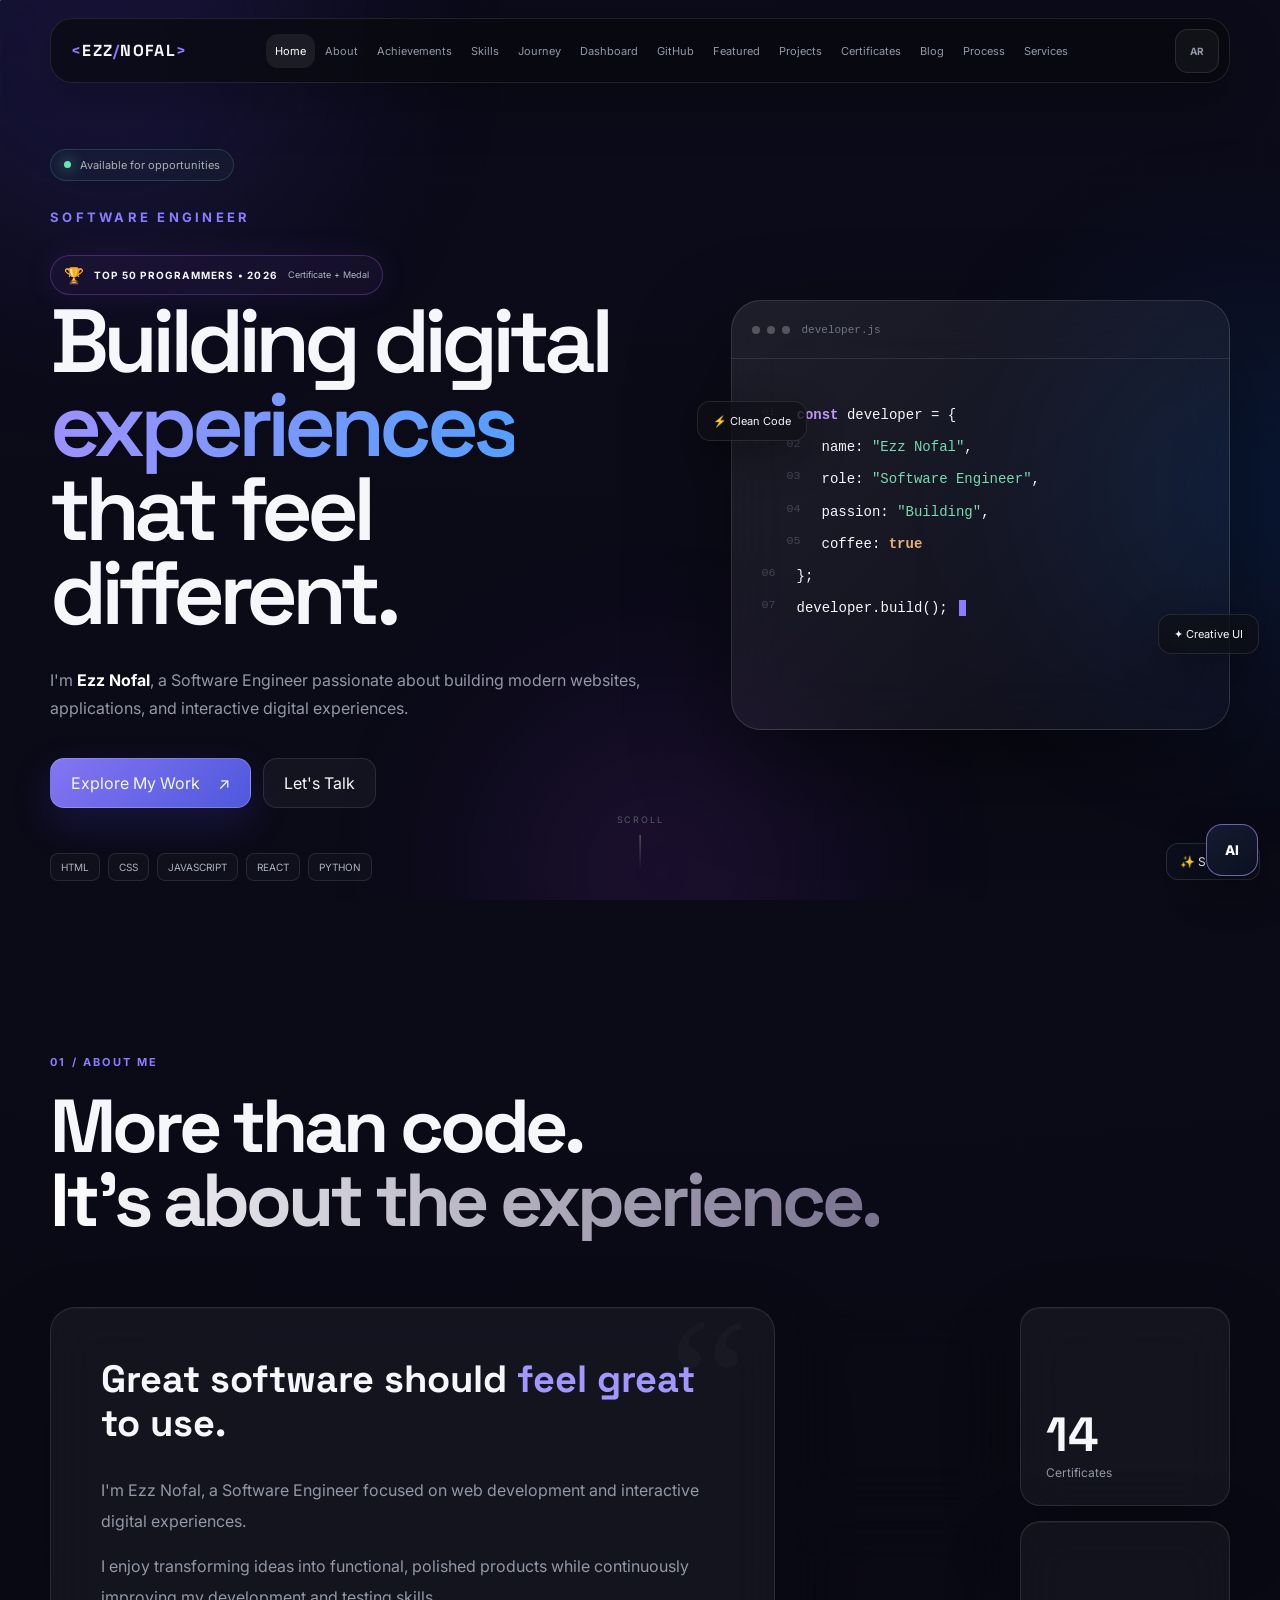
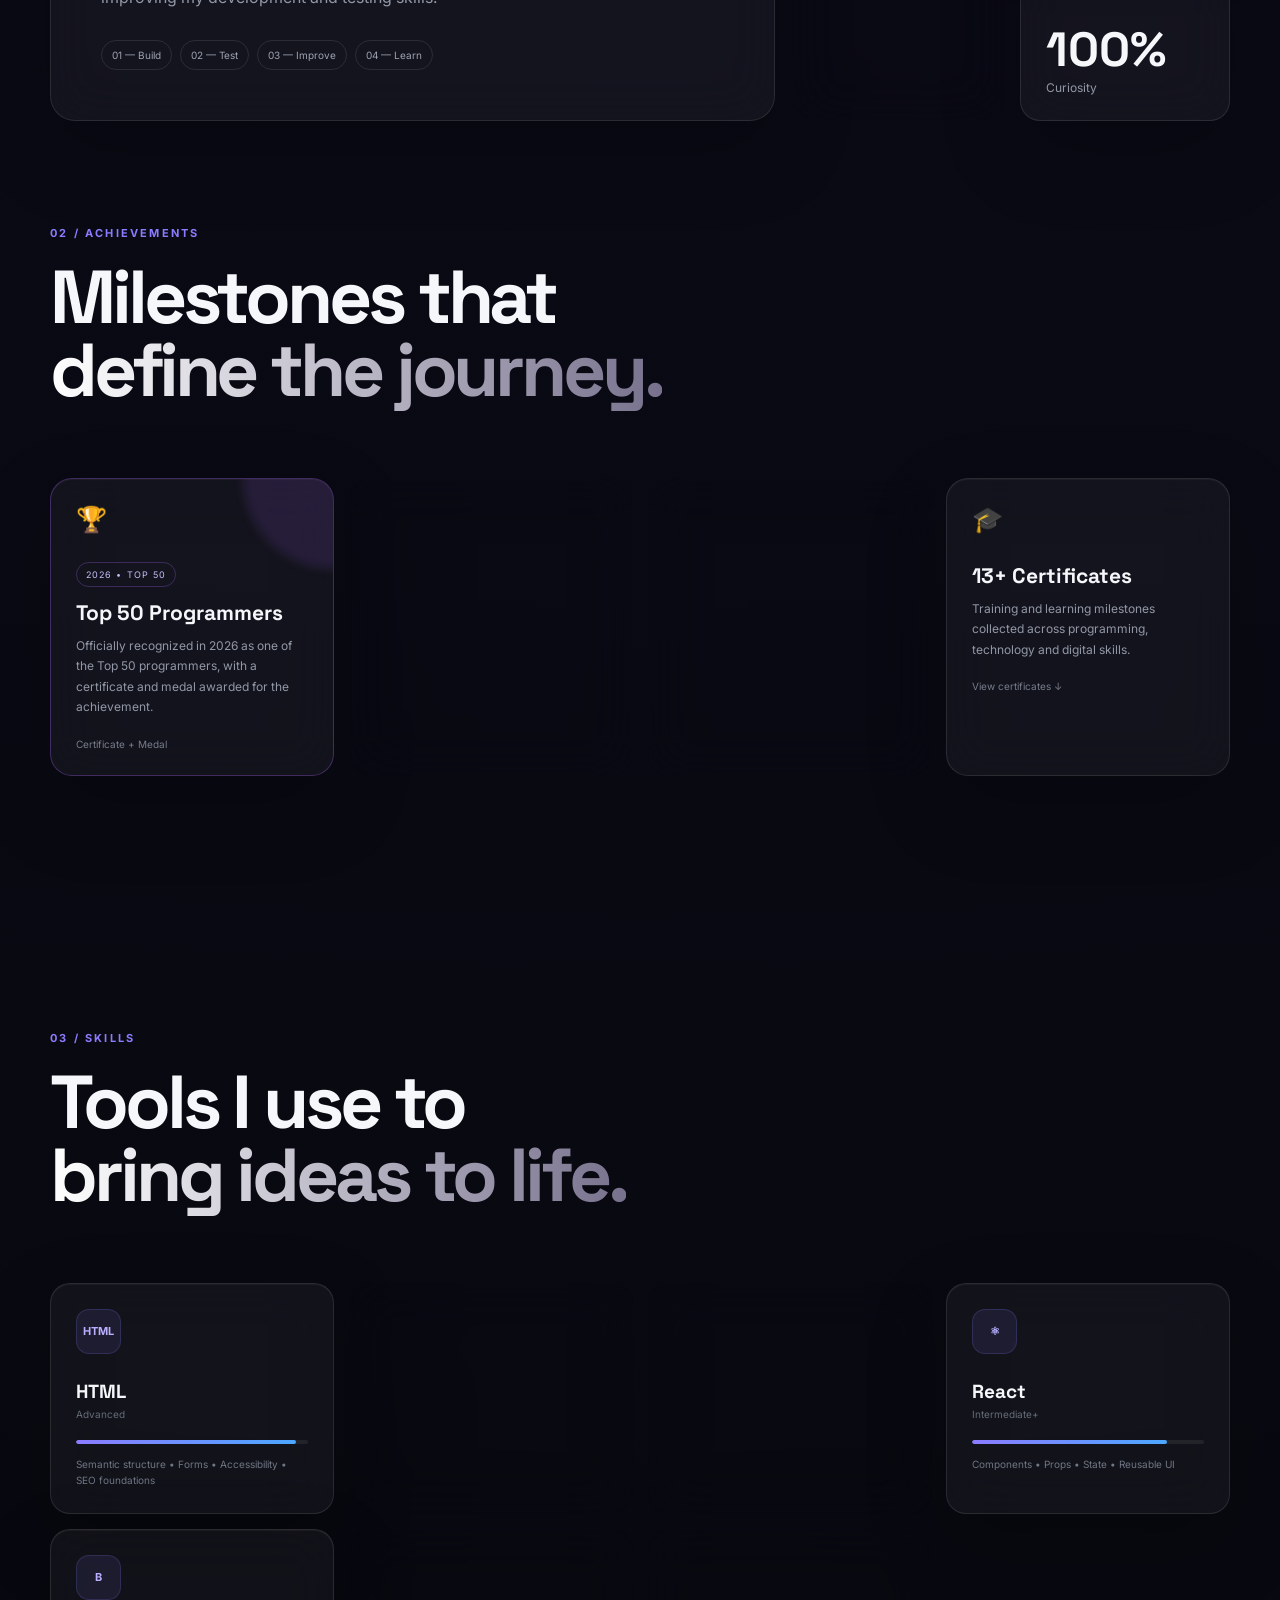
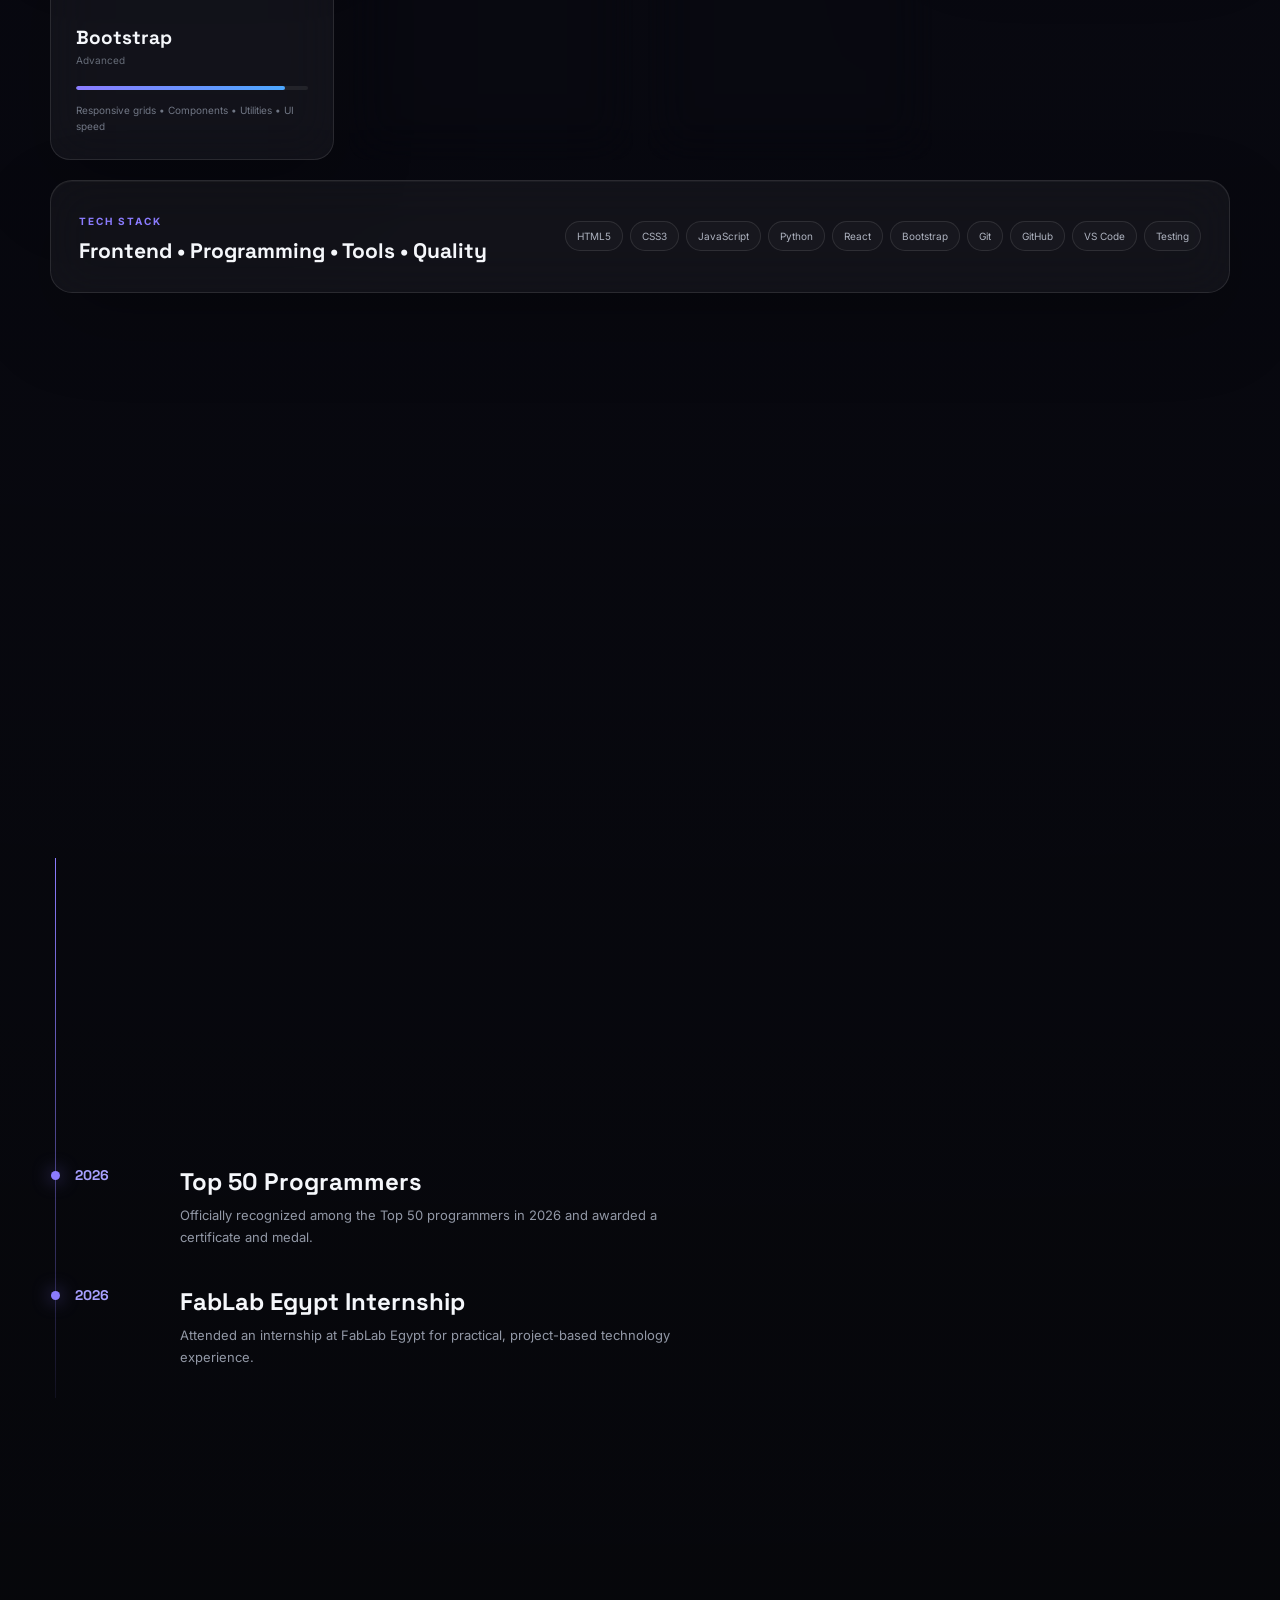
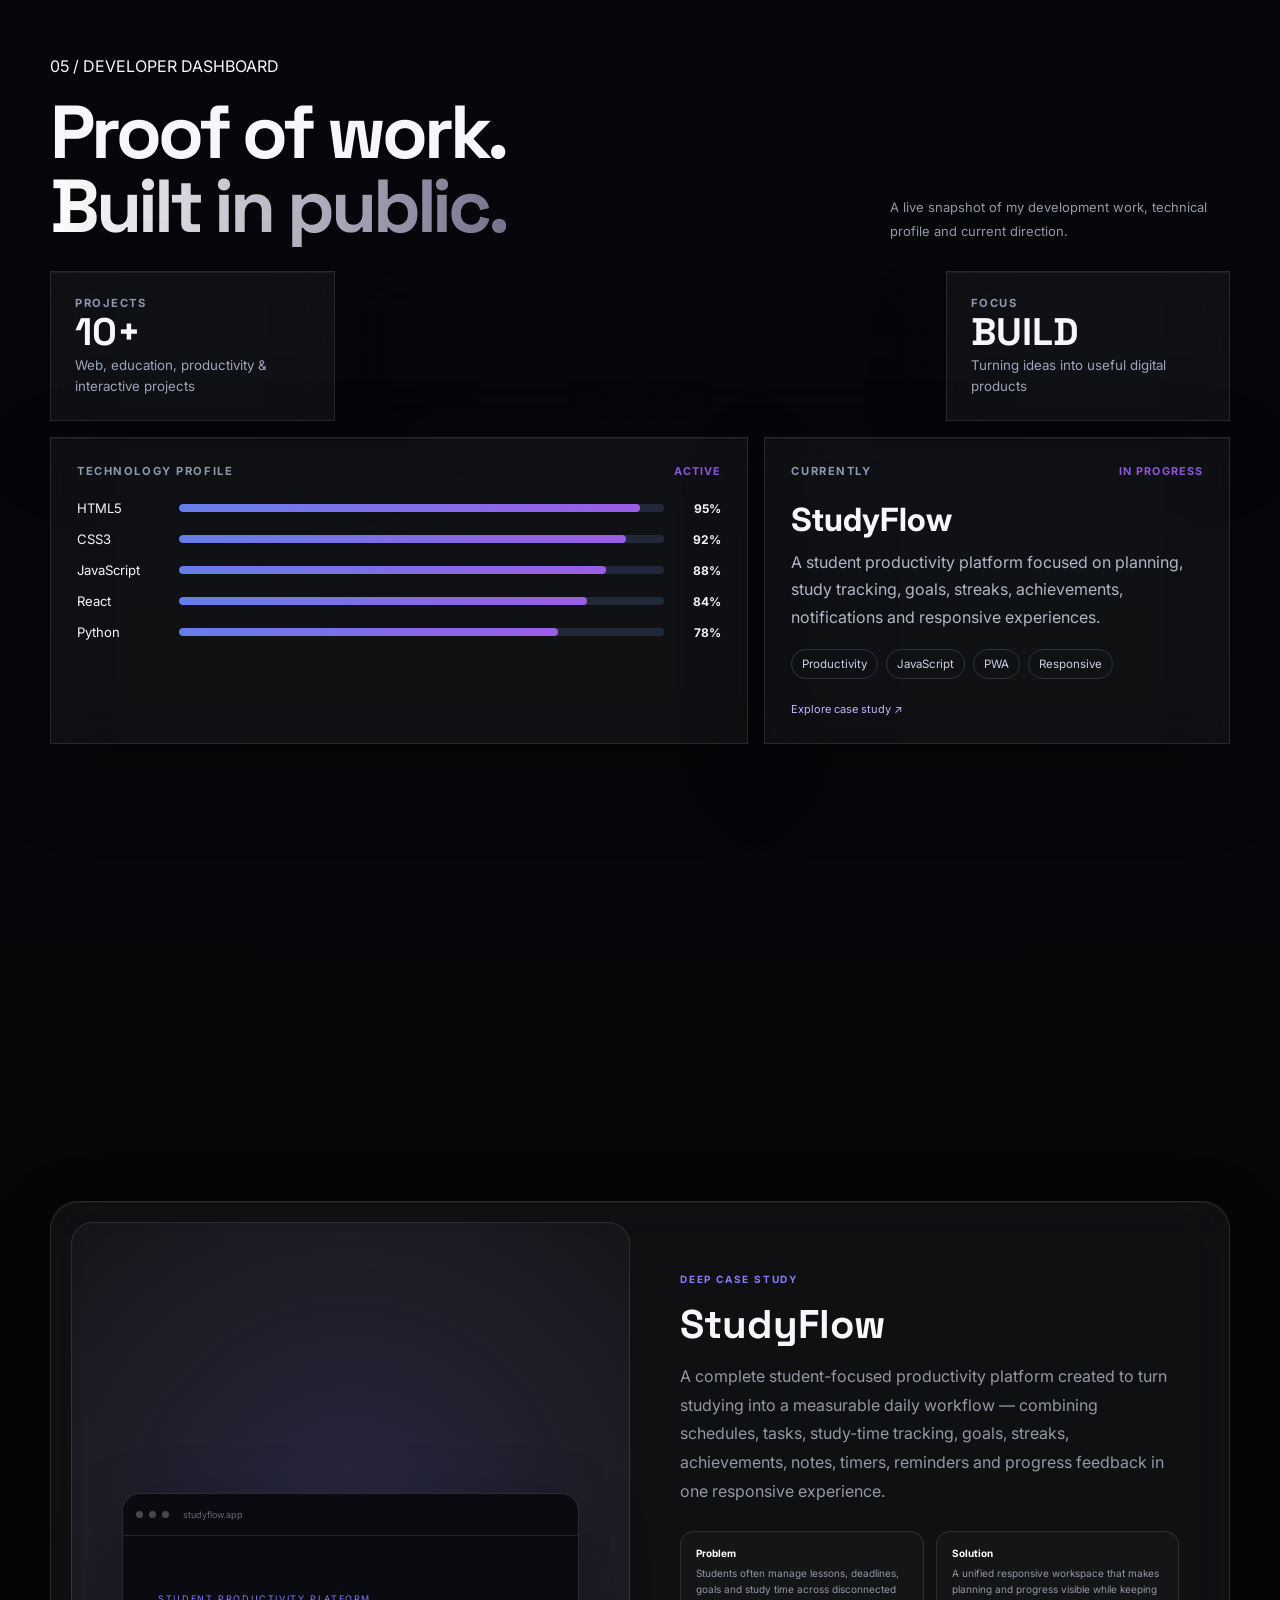
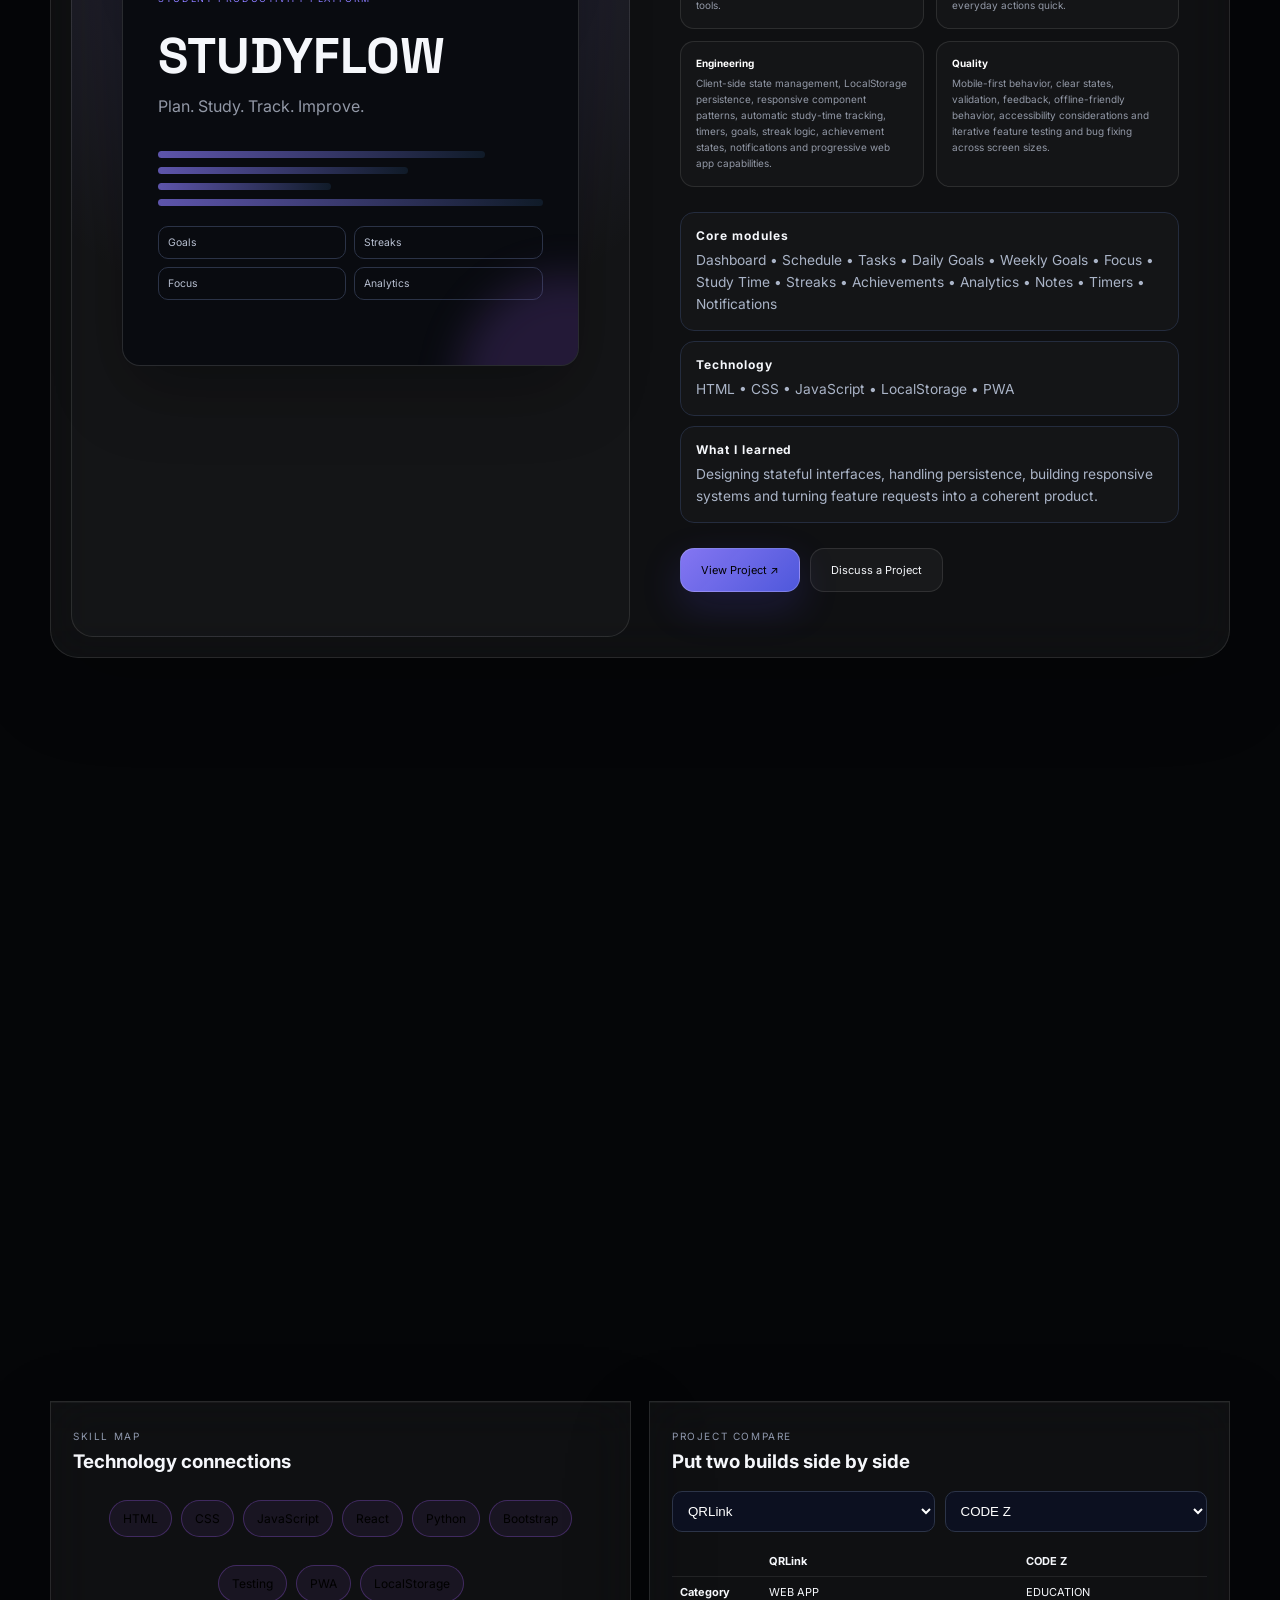
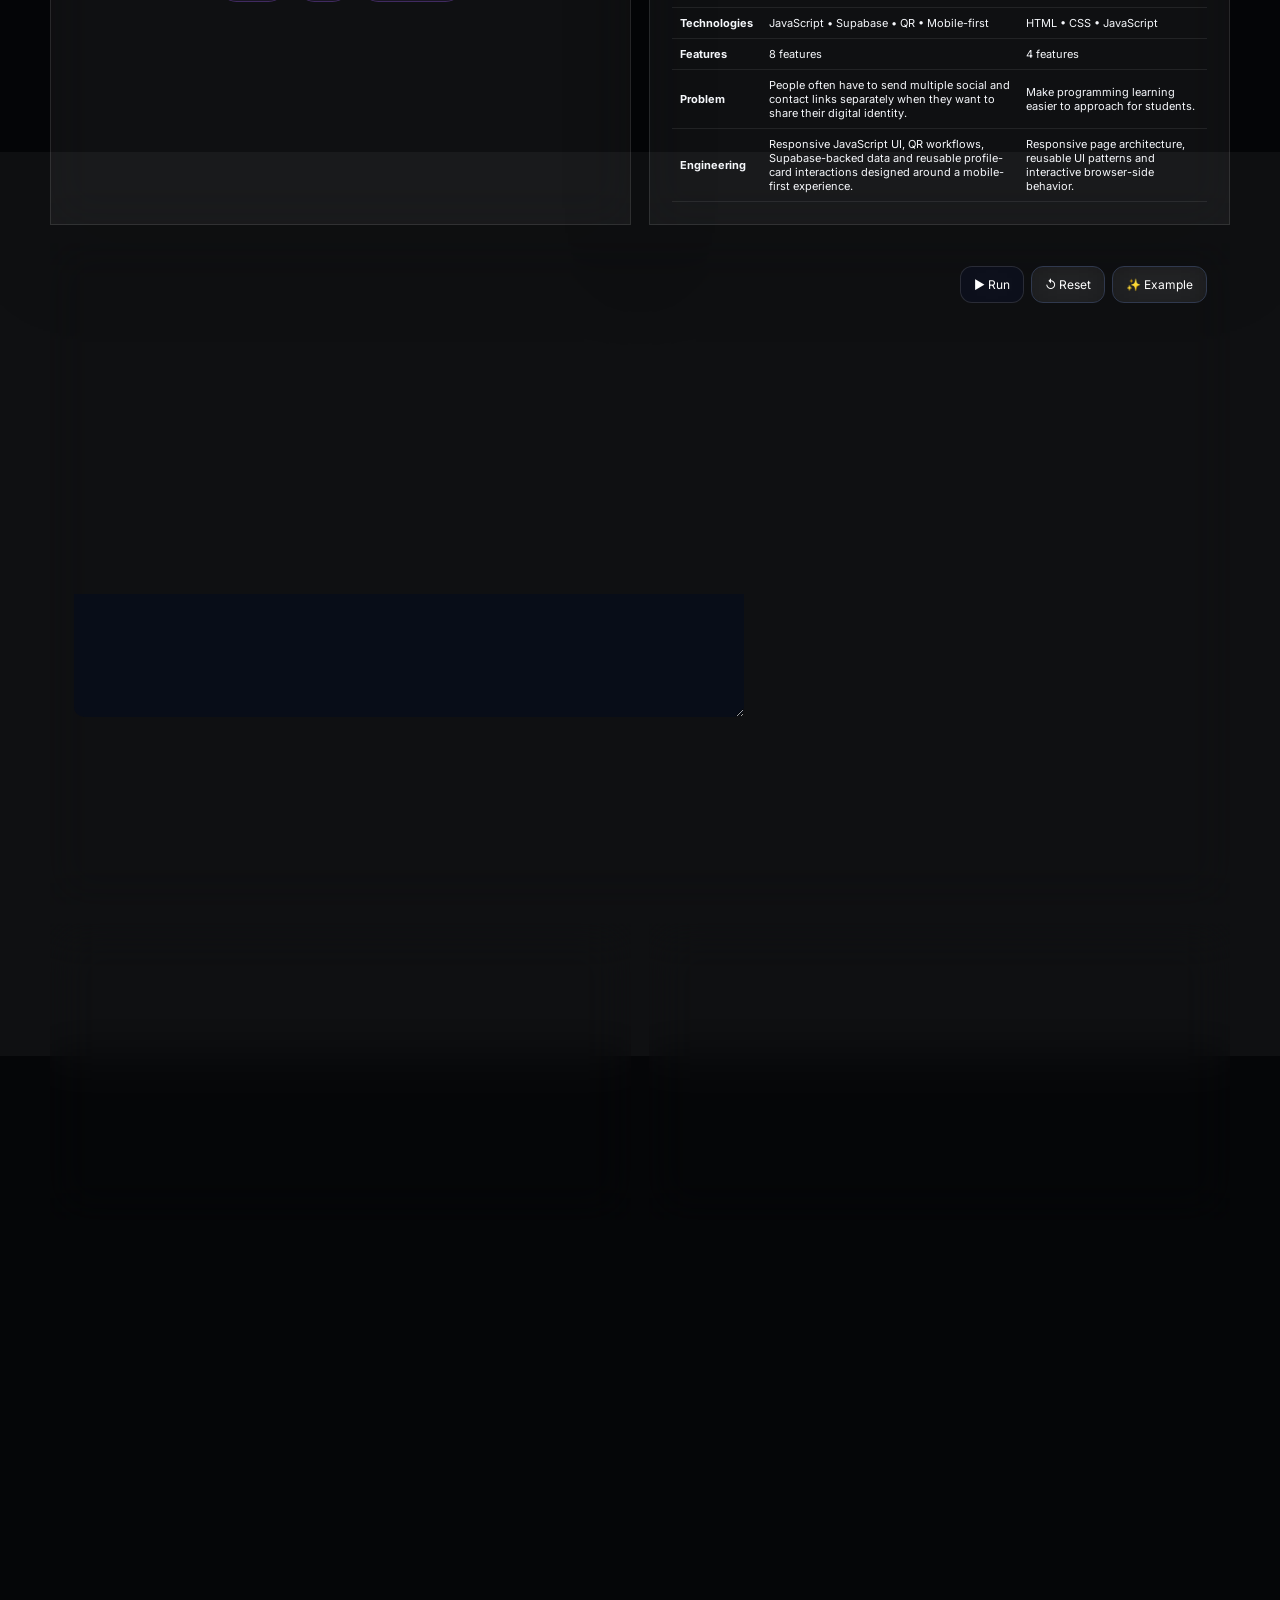
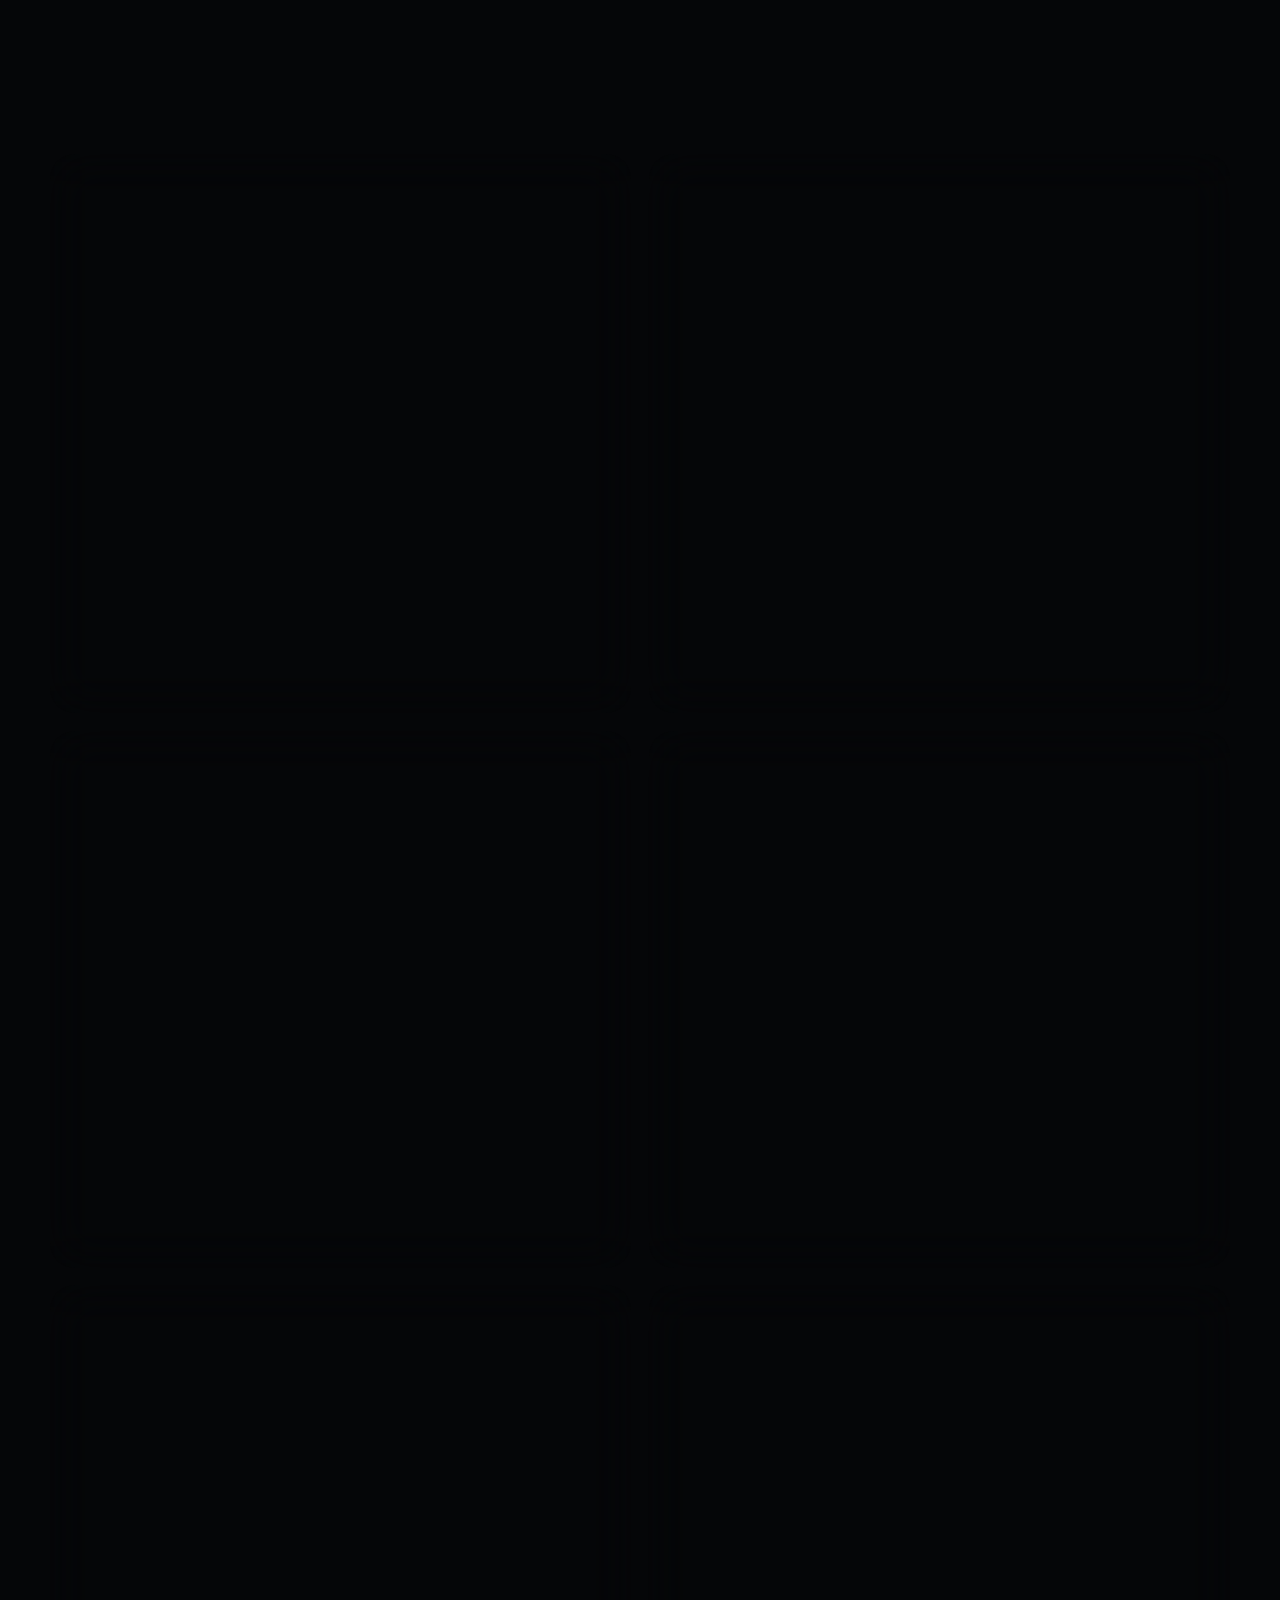
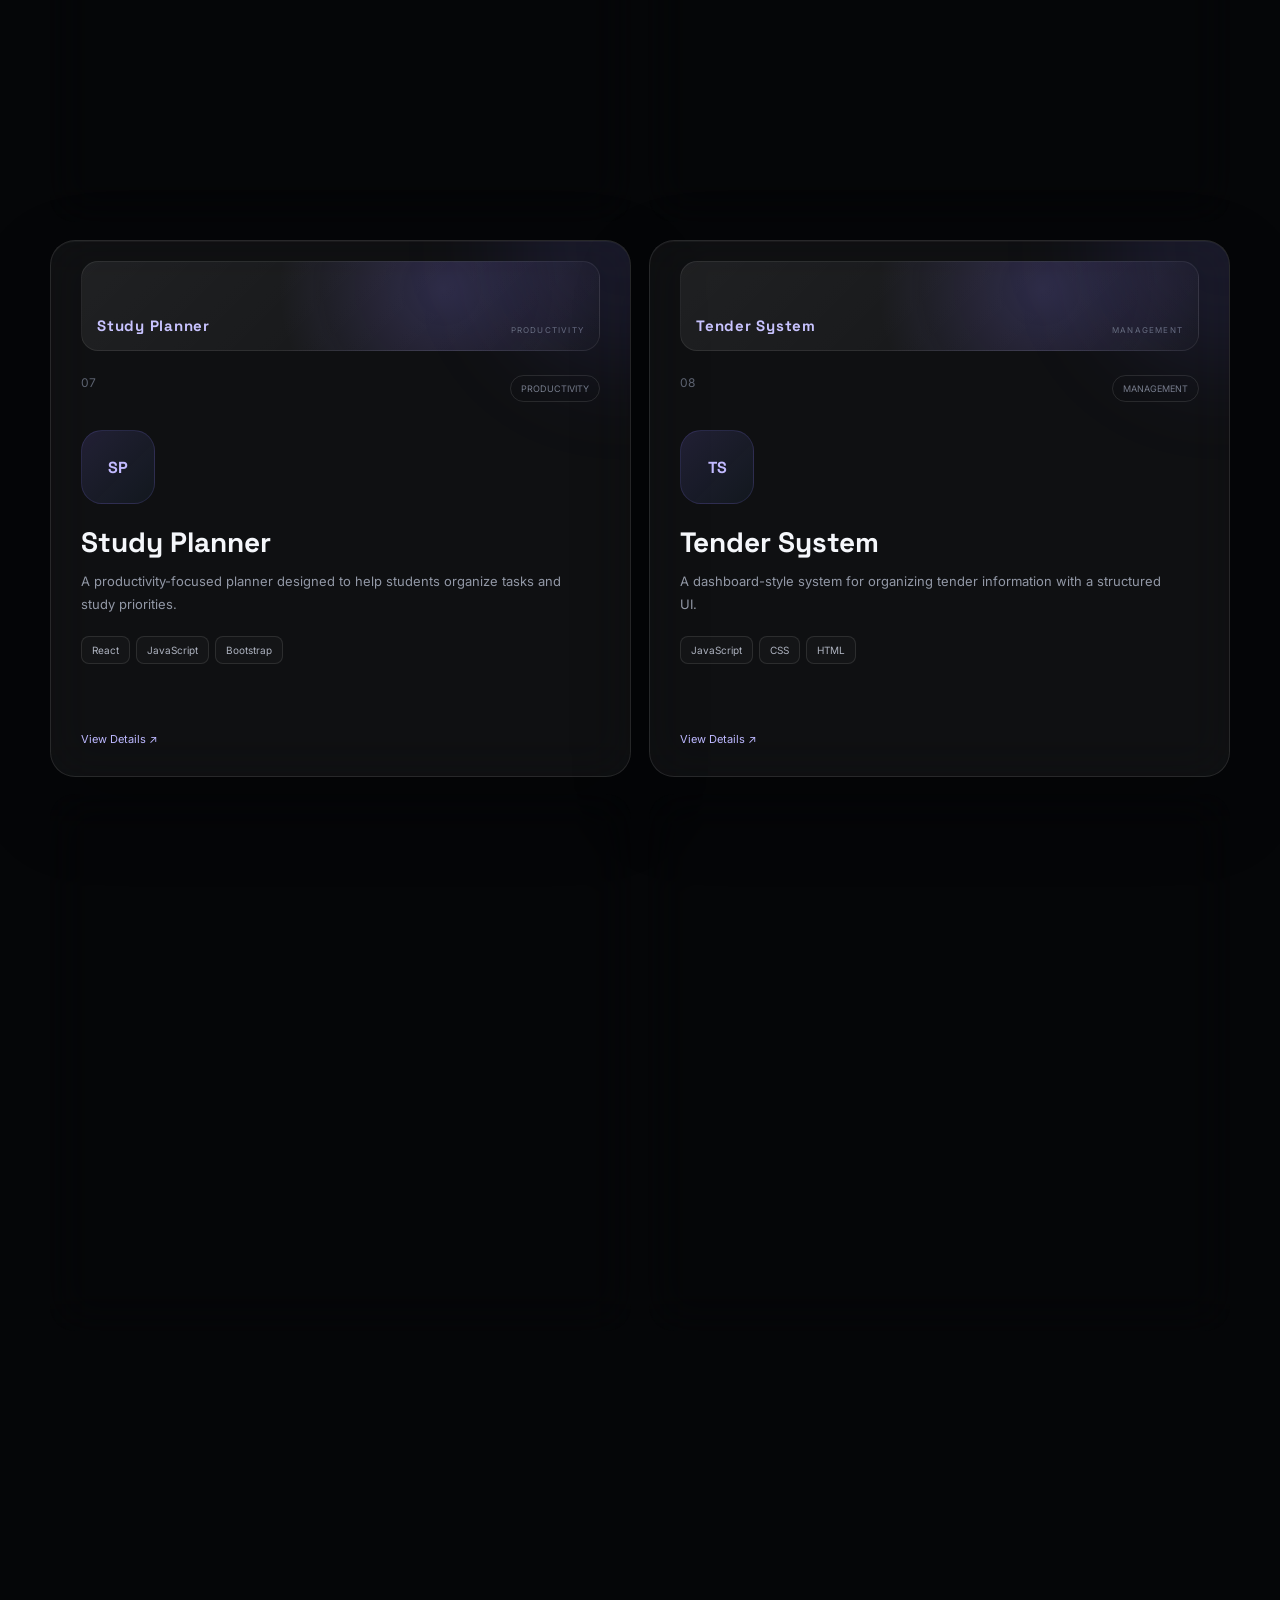
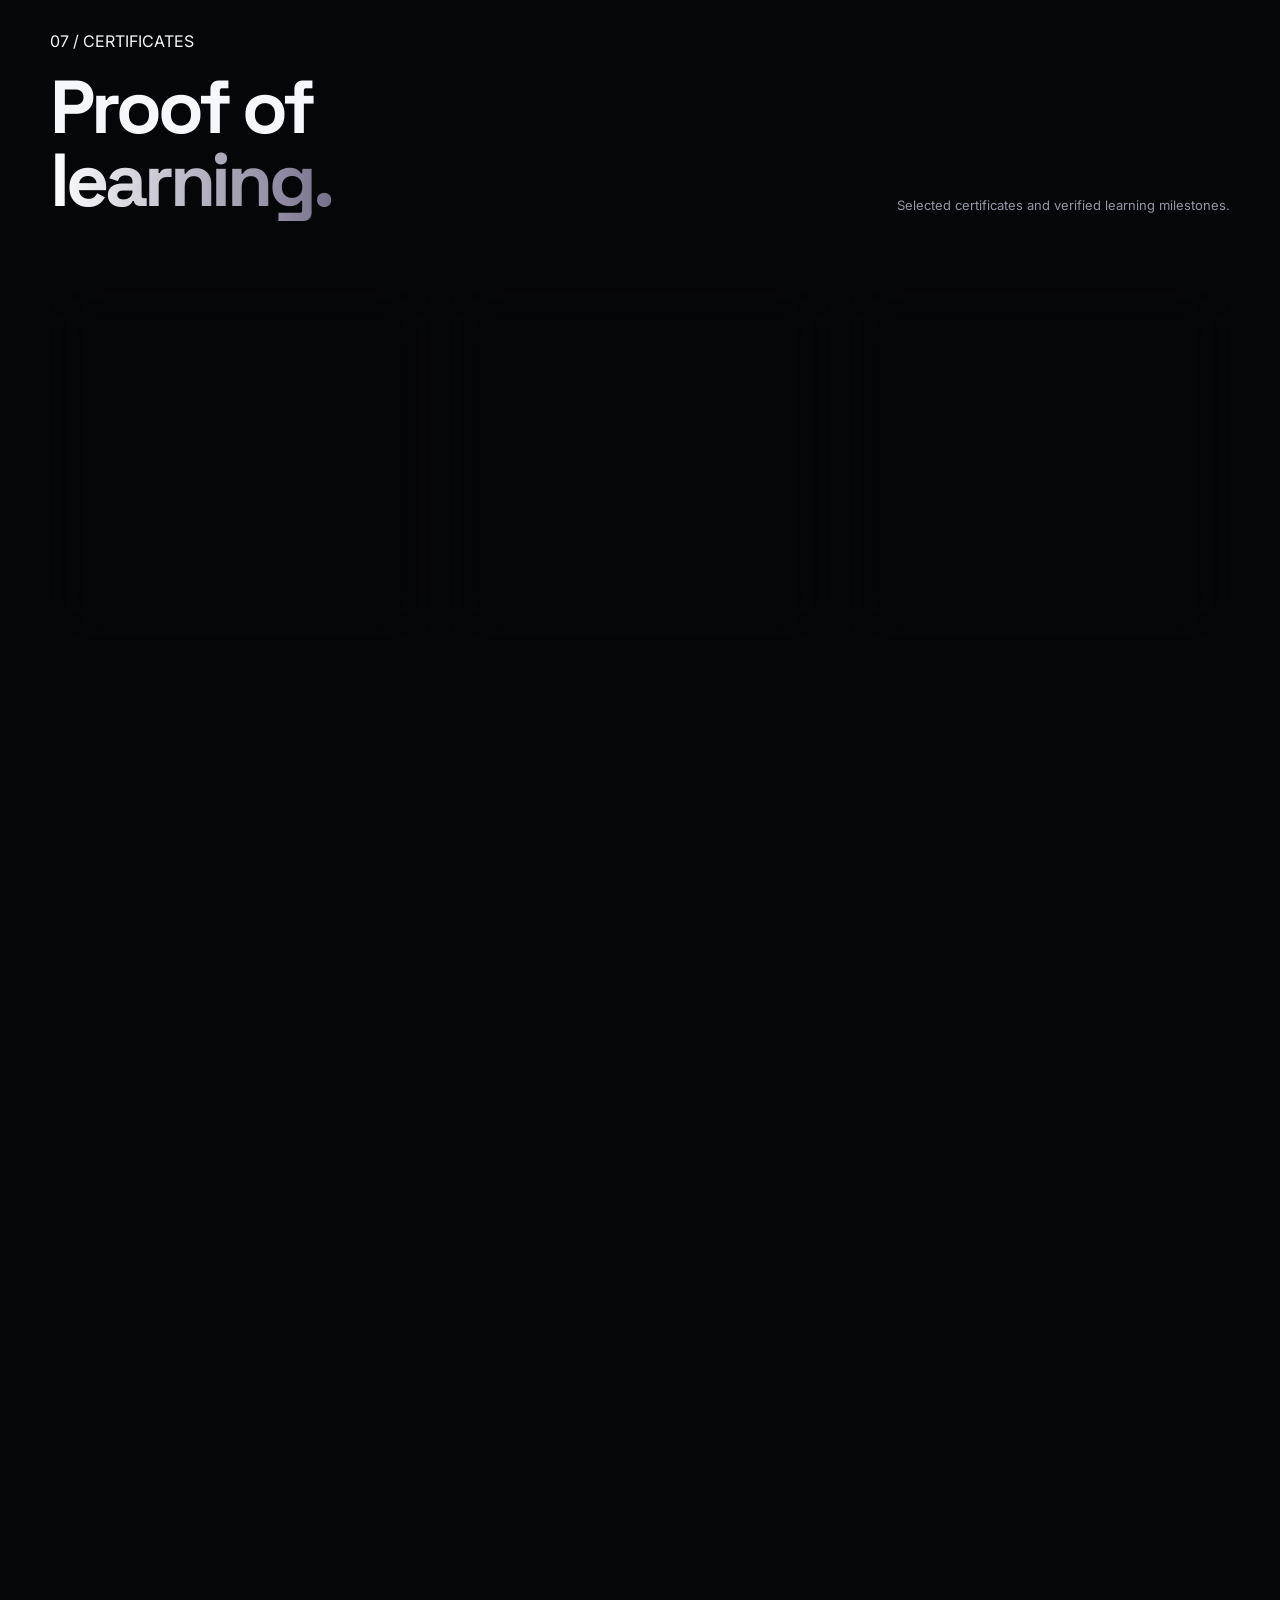
<file: index.html>
<!DOCTYPE html>
<html lang="en">
<head>
    <meta charset="UTF-8">
    <meta name="viewport" content="width=device-width, initial-scale=1.0">
    <meta name="description" content="Ezz Nofal — Software Engineer Portfolio. Web development, interactive experiences, projects, skills and certificates.">
    <meta name="theme-color" content="#050608">
    <meta name="author" content="Ezz Nofal">
    <meta property="og:title" content="Ezz Nofal | Software Engineer">
    <meta property="og:description" content="Software Engineer portfolio — projects, certificates, skills and digital experiences.">
    <meta property="og:type" content="website">
    <link rel="icon" href="favicon.svg" type="image/svg+xml">
    <link rel="manifest" href="manifest.json">
    <title>Ezz Nofal | Software Engineer</title>
    <link rel="preconnect" href="https://fonts.googleapis.com">
    <link rel="preconnect" href="https://fonts.gstatic.com" crossorigin>
    <link href="https://fonts.googleapis.com/css2?family=Inter:wght@400;500;600;700;800&family=Space+Grotesk:wght@400;500;600;700&display=swap" rel="stylesheet">
    <link rel="stylesheet" href="nofaaa.css">
</head>
<body>

<div class="scroll-progress" id="scrollProgress"></div>
<div class="cursor-dot" id="cursorDot"></div>
<div class="cursor-ring" id="cursorRing"></div>

<div class="background" aria-hidden="true">
    <div class="orb orb-1"></div>
    <div class="orb orb-2"></div>
    <div class="orb orb-3"></div>
</div>

<header class="navbar">
    <div class="nav-container">
        <a href="#home" class="logo" aria-label="Ezz Nofal home"><span>&lt;</span>EZZ<span>/</span>NOFAL<span>&gt;</span></a>
        <nav class="nav-links" aria-label="Primary navigation">
            <a href="#home" class="active" data-key="home">Home</a>
            <a href="#about" data-key="about">About</a>
            <a href="#achievements" data-key="achievements">Achievements</a>
            <a href="#skills" data-key="skills">Skills</a>
            <a href="#journey" data-key="journey">Journey</a>
            <a href="#dashboard" data-key="dashboard">Dashboard</a><a href="#github" data-key="github">GitHub</a><a href="#featured" data-key="featured">Featured</a>
            <a href="#projects" data-key="projects">Projects</a>
            <a href="#certificates" data-key="certificates">Certificates</a>
            <a href="#blog" data-key="blog">Blog</a>
            <a href="#process" data-key="process">Process</a><a href="#services" data-key="services">Services</a>
            <a href="#contact" data-key="contact">Contact</a>
        </nav>
        <div class="nav-tools"><button class="lang-btn" id="langBtn" type="button">AR</button><button class="menu-btn" id="menuBtn" aria-label="Open navigation menu" aria-expanded="false" type="button">
            <span></span><span></span><span></span>
        </button></div>
    </div>
</header>

<section id="home" class="hero">
    <div class="container hero-container">
        <div class="hero-content reveal">
            <div class="availability"><span></span>Available for opportunities</div>
            <p class="small-title">SOFTWARE ENGINEER</p><div class="hero-achievement"><span>🏆</span><strong>TOP 50 PROGRAMMERS • 2026</strong><em>Certificate + Medal</em></div>
            <h1>Building digital <span>experiences</span> that feel different.</h1>
            <p class="hero-text">I'm <strong>Ezz Nofal</strong>, a Software Engineer passionate about building modern websites, applications, and interactive digital experiences.</p>
            <div class="hero-buttons">
                <a href="#projects" class="btn primary">Explore My Work <span>↗</span></a>
                <a href="#contact" class="btn secondary">Let's Talk</a>
            </div>
            <div class="hero-tech">
                <span>HTML</span><span>CSS</span><span>JAVASCRIPT</span><span>REACT</span><span>PYTHON</span>
            </div>
        </div>

        <div class="code-card reveal">
            <div class="code-header"><div class="dots"><i></i><i></i><i></i></div><p>developer.js</p></div>
            <div class="code">
                <div><small>01</small><span><b>const</b> developer = {</span></div>
                <div class="indent"><small>02</small><span>name: <em>"Ezz Nofal"</em>,</span></div>
                <div class="indent"><small>03</small><span>role: <em>"Software Engineer"</em>,</span></div>
                <div class="indent"><small>04</small><span>passion: <em>"Building"</em>,</span></div>
                <div class="indent"><small>05</small><span>coffee: <strong>true</strong></span></div>
                <div><small>06</small><span>};</span></div>
                <div><small>07</small><span>developer.build(); <i class="cursor"></i></span></div>
            </div>
            <div class="floating-card card-one">⚡ Clean Code</div>
            <div class="floating-card card-two">✦ Creative UI</div>
        </div>
    </div>
    <div class="scroll-down">SCROLL<span></span></div>
</section>

<section id="about" class="section">
    <div class="container">
        <div class="section-heading reveal"><span>01 / ABOUT ME</span><h2>More than code.<br><strong>It's about the experience.</strong></h2></div>
        <div class="about-grid">
            <div class="glass about-card reveal">
                <div class="quote">“</div>
                <h3>Great software should <span>feel great</span> to use.</h3>
                <p>I'm Ezz Nofal, a Software Engineer focused on web development and interactive digital experiences.</p>
                <p>I enjoy transforming ideas into functional, polished products while continuously improving my development and testing skills.</p>
                <div class="about-points">
                    <span>01 — Build</span><span>02 — Test</span><span>03 — Improve</span><span>04 — Learn</span>
                </div>
            </div>
            <div class="stats">
                <div class="glass stat reveal"><strong id="statProjects">16+</strong><p>Projects Built</p></div>
                <div class="glass stat reveal"><strong id="statCertificates">13</strong><p>Certificates</p></div>
                <div class="glass stat reveal"><strong>7+</strong><p>Core Technologies</p></div>
                <div class="glass stat reveal"><strong>100%</strong><p>Curiosity</p></div>
            </div>
        </div>
    </div>
<section id="achievements" class="section compact-section"><div class="container"><div class="section-heading reveal"><span>02 / ACHIEVEMENTS</span><h2>Milestones that<br><strong>define the journey.</strong></h2></div><div class="achievement-grid"><article class="glass achievement reveal achievement-featured"><div class="achievement-icon">🏆</div><div class="achievement-badge">2026 • TOP 50</div><h3>Top 50 Programmers</h3><p>Officially recognized in 2026 as one of the Top 50 programmers, with a certificate and medal awarded for the achievement.</p><span>Certificate + Medal</span></article><article class="glass achievement reveal"><div class="achievement-icon">🧪</div><div class="achievement-badge">INTERNSHIP</div><h3>FabLab Egypt</h3><p>Attended an internship at FabLab Egypt, gaining practical exposure to hands-on technology, digital fabrication and project-based learning.</p><span>Professional Experience</span></article><article class="glass achievement reveal"><div class="achievement-icon">💻</div><h3>16+ Projects</h3><p>A growing collection of web, education, productivity and interactive projects.</p><span>View projects ↓</span></article><article class="glass achievement reveal"><div class="achievement-icon">🎓</div><h3>13+ Certificates</h3><p>Training and learning milestones collected across programming, technology and digital skills.</p><span>View certificates ↓</span></article></div></div></section>

<section id="skills" class="section">
    <div class="container">
        <div class="section-heading reveal"><span>03 / SKILLS</span><h2>Tools I use to<br><strong>bring ideas to life.</strong></h2></div>
        <div class="skills-grid">
            <article class="glass skill reveal" data-skill="HTML"><div class="skill-icon">HTML</div><h3>HTML</h3><p>Advanced</p><div class="bar"><span style="width:95%"></span></div><div class="skill-details">Semantic structure • Forms • Accessibility • SEO foundations</div></article>
            <article class="glass skill reveal" data-skill="CSS"><div class="skill-icon">CSS</div><h3>CSS</h3><p>Advanced</p><div class="bar"><span style="width:92%"></span></div><div class="skill-details">Responsive layouts • Grid • Flexbox • Animations</div></article>
            <article class="glass skill reveal" data-skill="JavaScript"><div class="skill-icon">JS</div><h3>JavaScript</h3><p>Advanced</p><div class="bar"><span style="width:88%"></span></div><div class="skill-details">DOM • Events • LocalStorage • Interactive apps</div></article>
            <article class="glass skill reveal" data-skill="React"><div class="skill-icon">⚛</div><h3>React</h3><p>Intermediate+</p><div class="bar"><span style="width:84%"></span></div><div class="skill-details">Components • Props • State • Reusable UI</div></article>
            <article class="glass skill reveal" data-skill="Bootstrap"><div class="skill-icon">B</div><h3>Bootstrap</h3><p>Advanced</p><div class="bar"><span style="width:90%"></span></div><div class="skill-details">Responsive grids • Components • Utilities • UI speed</div></article>
            <article class="glass skill reveal" data-skill="Python"><div class="skill-icon">PY</div><h3>Python</h3><p>Intermediate</p><div class="bar"><span style="width:78%"></span></div><div class="skill-details">Programming fundamentals • Automation • Problem solving</div></article>
            <article class="glass skill reveal" data-skill="Testing"><div class="skill-icon">QA</div><h3>Testing</h3><p>Intermediate+</p><div class="bar"><span style="width:82%"></span></div><div class="skill-details">Functional testing • Bug finding • Reliability • UI checks</div></article>
        </div>
        <div class="stack-panel glass reveal"><div><span>TECH STACK</span><h3>Frontend • Programming • Tools • Quality</h3></div><div class="stack-tags"><span>HTML5</span><span>CSS3</span><span>JavaScript</span><span>Python</span><span>React</span><span>Bootstrap</span><span>Git</span><span>GitHub</span><span>VS Code</span><span>Testing</span></div></div>
    </div>
</section>

<section id="journey" class="section">
    <div class="container">
        <div class="section-heading reveal"><span>04 / JOURNEY</span><h2>Learning, building,<br><strong>moving forward.</strong></h2></div>
        <div class="journey-grid">
            <div class="timeline">
                <div class="timeline-item reveal"><span>2023</span><div><h3>Started the journey</h3><p>Built a foundation through programming, digital skills, and hands-on learning.</p></div></div>
                <div class="timeline-item reveal"><span>2024</span><div><h3>Web development</h3><p>Focused on HTML, CSS, JavaScript and building complete responsive interfaces.</p></div></div>
                <div class="timeline-item reveal"><span>2025</span><div><h3>Projects & broader skills</h3><p>Expanded into Python, React, Bootstrap, software testing and larger interactive projects.</p></div></div>
                <div class="timeline-item reveal"><span>2026</span><div><h3>Top 50 Programmers</h3><p>Officially recognized among the Top 50 programmers in 2026 and awarded a certificate and medal.</p></div></div><div class="timeline-item reveal"><span>2026</span><div><h3>FabLab Egypt Internship</h3><p>Attended an internship at FabLab Egypt for practical, project-based technology experience.</p></div></div>
            </div>
            <div class="glass learning-card reveal">
                <span class="mini-label">CURRENTLY LEARNING</span>
                <h3>Always one step further.</h3>
                <p>These are the areas I'm actively strengthening through projects and practice.</p>
                <div class="learning-row"><span>JavaScript</span><b>88%</b><div><i style="width:88%"></i></div></div>
                <div class="learning-row"><span>Python</span><b>78%</b><div><i style="width:78%"></i></div></div>
                <div class="learning-row"><span>Software Testing</span><b>82%</b><div><i style="width:82%"></i></div></div>
                <div class="learning-row"><span>Backend Development</span><b>Learning</b><div><i style="width:55%"></i></div></div>
            </div>
        </div>
    </div>
</section>

<section id="dashboard" class="section compact-section professional-dashboard">
<div class="container">
<div class="section-heading projects-heading reveal"><div><span>05 / DEVELOPER DASHBOARD</span><h2>Proof of work.<br><strong>Built in public.</strong></h2></div><p>A live snapshot of my development work, technical profile and current direction.</p></div>
<div class="dashboard-grid">
<div class="dashboard-stat glass reveal"><span>PROJECTS</span><strong id="dashProjects">16+</strong><small>Web, education, productivity & interactive projects</small></div>
<div class="dashboard-stat glass reveal"><span>CORE SKILLS</span><strong>09</strong><small>Frontend, programming, testing and development tools</small></div>
<div class="dashboard-stat glass reveal"><span>CERTIFICATES</span><strong id="dashCertificates">13</strong><small>Learning milestones from recognized platforms</small></div>
<div class="dashboard-stat glass reveal"><span>FOCUS</span><strong>BUILD</strong><small>Turning ideas into useful digital products</small></div>
</div>
<div class="dashboard-panels">
<div class="glass dashboard-panel reveal"><div class="panel-heading"><span>TECHNOLOGY PROFILE</span><b>ACTIVE</b></div>
<div class="tech-meter"><span>HTML5</span><i><em style="width:95%"></em></i><strong>95%</strong></div>
<div class="tech-meter"><span>CSS3</span><i><em style="width:92%"></em></i><strong>92%</strong></div>
<div class="tech-meter"><span>JavaScript</span><i><em style="width:88%"></em></i><strong>88%</strong></div>
<div class="tech-meter"><span>React</span><i><em style="width:84%"></em></i><strong>84%</strong></div>
<div class="tech-meter"><span>Python</span><i><em style="width:78%"></em></i><strong>78%</strong></div>
</div>
<div class="glass dashboard-panel reveal current-focus"><div class="panel-heading"><span>CURRENTLY</span><b>IN PROGRESS</b></div><h3>StudyFlow</h3><p>A student productivity platform focused on planning, study tracking, goals, streaks, achievements, notifications and responsive experiences.</p><div class="focus-tags"><span>Productivity</span><span>JavaScript</span><span>PWA</span><span>Responsive</span></div><a class="text-btn" href="#featured">Explore case study ↗</a></div>
</div>
</div>
</section>

<section id="featured" class="section compact-section"><div class="container"><div class="section-heading projects-heading reveal"><div><span>06 / FEATURED PROJECT</span><h2>One project.<br><strong>More depth.</strong></h2></div><p>StudyFlow is the project that best represents my approach to product thinking, interaction design, persistence, responsive UI and continuous improvement.</p></div><article class="featured-project glass reveal" data-tilt><div class="featured-preview"><div class="preview-window"><div class="preview-top"><i></i><i></i><i></i><span>studyflow.app</span></div><div class="preview-body studyflow-preview"><small>STUDENT PRODUCTIVITY PLATFORM</small><h3>STUDYFLOW</h3><p>Plan. Study. Track. Improve.</p><div class="preview-bars"><i></i><i></i><i></i><i></i></div><div class="preview-mini-grid"><span>Goals</span><span>Streaks</span><span>Focus</span><span>Analytics</span></div></div></div></div><div class="featured-copy"><span class="mini-label">DEEP CASE STUDY</span><h3>StudyFlow</h3><p class="lead-copy">A complete student-focused productivity platform created to turn studying into a measurable daily workflow — combining schedules, tasks, study-time tracking, goals, streaks, achievements, notes, timers, reminders and progress feedback in one responsive experience.</p><div class="case-grid"><div><b>Problem</b><span>Students often manage lessons, deadlines, goals and study time across disconnected tools.</span></div><div><b>Solution</b><span>A unified responsive workspace that makes planning and progress visible while keeping everyday actions quick.</span></div><div><b>Engineering</b><span>Client-side state management, LocalStorage persistence, responsive component patterns, automatic study-time tracking, timers, goals, streak logic, achievement states, notifications and progressive web app capabilities.</span></div><div><b>Quality</b><span>Mobile-first behavior, clear states, validation, feedback, offline-friendly behavior, accessibility considerations and iterative feature testing and bug fixing across screen sizes.</span></div></div><div class="studyflow-details"><div><b>Core modules</b><span>Dashboard • Schedule • Tasks • Daily Goals • Weekly Goals • Focus • Study Time • Streaks • Achievements • Analytics • Notes • Timers • Notifications</span></div><div><b>Technology</b><span>HTML • CSS • JavaScript • LocalStorage • PWA</span></div><div><b>What I learned</b><span>Designing stateful interfaces, handling persistence, building responsive systems and turning feature requests into a coherent product.</span></div></div><div class="project-modal-actions"><button class="btn primary" id="featuredViewProject" type="button">View Project ↗</button><a class="btn secondary" href="#contact">Discuss a Project</a></div></div></article></div></section>


<section id="developer-lab" class="section compact-section developer-lab">
  <div class="container">
    <div class="section-heading projects-heading reveal"><div><span>07 / DEVELOPER LAB</span><h2>Not just a portfolio.<br><strong>A personal platform.</strong></h2></div><p>Explore the interactive systems behind the work: search, compare, experiment, inspect and discover hidden details.</p></div>
    <div class="lab-toolbar glass reveal">
      <label class="lab-search"><span>⌕</span><input id="globalSearch" type="search" placeholder="Search projects, skills, certificates..." autocomplete="off"><kbd>Ctrl K</kbd></label>
      <button class="lab-btn" id="openTerminal" type="button">⌘ Terminal</button><button class="lab-btn" id="openIdentity" type="button">ID Card</button><button class="lab-btn" id="recruiterMode" type="button">Recruiter View</button><button class="lab-btn" id="presentationMode" type="button">Presentation</button>
    </div>
    <div class="lab-grid">
      <article class="glass lab-card reveal lab-wide"><div class="lab-card-head"><div><span>ACTIVITY HEATMAP</span><h3>Development rhythm</h3></div><b id="activityTotal">0 actions</b></div><div id="activityHeatmap" class="heatmap" aria-label="Development activity heatmap"></div><div class="heatmap-legend"><span>Less</span><i></i><i></i><i></i><i></i><span>More</span></div></article>
      <article class="glass lab-card reveal"><div class="lab-card-head"><div><span>SKILL MAP</span><h3>Technology connections</h3></div></div><div id="skillMap" class="skill-map"></div></article>
      <article class="glass lab-card reveal"><div class="lab-card-head"><div><span>PROJECT COMPARE</span><h3>Put two builds side by side</h3></div></div><div class="compare-selects"><select id="compareA"></select><select id="compareB"></select></div><div id="compareResult" class="compare-result"></div></article>
      <article class="glass lab-card reveal lab-wide playground-card"><div class="lab-card-head"><div><span>LIVE PLAYGROUND</span><h3>Build, run and experiment</h3><p class="muted">Edit HTML, CSS and JavaScript separately. The preview updates inside a safe sandbox without leaving the portfolio.</p></div><div class="playground-actions"><button class="lab-btn" id="runPlayground" type="button">▶ Run</button><button class="lab-btn secondary-lab" id="resetPlayground" type="button">↺ Reset</button><button class="lab-btn secondary-lab" id="examplePlayground" type="button">✨ Example</button></div></div><div class="playground-toolbar"><div class="playground-status" id="playgroundStatus"><span></span> Ready</div><label class="playground-option"><input type="checkbox" id="playgroundAuto"> Auto-run</label><button class="playground-clear" id="clearPlayground" type="button">Clear editors</button></div><div class="playground"><div class="playground-editors"><div class="code-panel"><div class="code-panel-head"><b>HTML</b><span>Structure</span></div><textarea id="playgroundHTML" spellcheck="false" aria-label="HTML editor"><div class="demo-card"><span class="eyebrow">EZZ PLAYGROUND</span><h3>Hello, Ezz!</h3><p>Edit the three panels and run your code.</p><button id="demoButton">Test interaction</button><strong id="demoOutput"></strong></div></textarea></div><div class="code-panel"><div class="code-panel-head"><b>CSS</b><span>Styles</span></div><textarea id="playgroundCSS" spellcheck="false" aria-label="CSS editor">body{font-family:Arial,sans-serif;padding:24px;background:#0b1020;color:#fff}.demo-card{max-width:420px;margin:auto;padding:28px;border:1px solid #3a4260;border-radius:20px;background:#151b2d;box-shadow:0 20px 50px #0005}.eyebrow{font-size:11px;letter-spacing:.15em;color:#a99aff}.demo-card h3{font-size:28px;margin:10px 0}.demo-card p{color:#aeb7c8;line-height:1.6}button{padding:11px 15px;border:0;border-radius:10px;background:#7c5ce7;color:#fff;cursor:pointer}#demoOutput{display:block;margin-top:12px;color:#9ff0c4}</textarea></div><div class="code-panel"><div class="code-panel-head"><b>JS</b><span>Interaction</span></div><textarea id="playgroundJS" spellcheck="false" aria-label="JavaScript editor">document.getElementById('demoButton').addEventListener('click',()=>{document.getElementById('demoOutput').textContent='✓ JavaScript is working!'})</textarea></div></div><div class="playground-preview"><div class="preview-head"><span>LIVE PREVIEW</span><span id="playgroundSize">Sandbox</span></div><iframe id="playgroundFrame" title="Live project playground" sandbox="allow-scripts"></iframe></div></div></article>
      <article class="glass lab-card reveal"><div class="lab-card-head"><div><span>BEHIND THE SCREENS</span><h3>How projects evolve</h3></div></div><div class="build-flow"><span>IDEA</span><i>→</i><span>DESIGN</span><i>→</i><span>BUILD</span><i>→</i><span>DEBUG</span><i>→</i><span>SHIP</span></div><p class="muted">Every project card now exposes its problem, solution, engineering approach and quality checks. Use “View Details” to inspect the full case study.</p></article>
      <article class="glass lab-card reveal"><div class="lab-card-head"><div><span>PROJECT HISTORY</span><h3>Version thinking</h3></div></div><div class="version-list"><div><b>V1</b><span>Idea & first prototype</span></div><div><b>V2</b><span>Responsive UI & interactions</span></div><div><b>V3</b><span>Persistence, validation & polish</span></div><div><b>V∞</b><span>Continuous improvement</span></div></div></article>
    </div>
  </div>
</section>

<section id="projects" class="section">
    <div class="container">
        <div class="section-heading projects-heading reveal">
            <div><span>06 / SELECTED WORK</span><h2>Things I've<br><strong>built.</strong></h2></div>
            <p>A collection of projects exploring development, design, education, productivity, and interactive experiences.</p>
        </div>
        <div class="filter-bar reveal" role="group" aria-label="Project filters">
            <button class="filter-btn active" data-filter="all" type="button">All</button>
            <button class="filter-btn" data-filter="education" type="button">Education</button>
            <button class="filter-btn" data-filter="web app" type="button">Web App</button>
            <button class="filter-btn" data-filter="security" type="button">Security</button>
            <button class="filter-btn" data-filter="marketplace" type="button">Marketplace</button>
            <button class="filter-btn" data-filter="productivity" type="button">Productivity</button>
            <button class="filter-btn" data-filter="management" type="button">Management</button>
            <button class="filter-btn" data-filter="creative" type="button">Creative</button>
        </div>
        <div class="projects-grid" id="projectsGrid"></div>
    </div>
</section>

<section id="certificates" class="section">
    <div class="container">
        <div class="section-heading projects-heading reveal">
            <div><span>07 / CERTIFICATES</span><h2>Proof of<br><strong>learning.</strong></h2></div>
            <p>Selected certificates and verified learning milestones.</p>
        </div>
        <div class="certificate-grid" id="certificateGrid"></div>
    </div>
</section>

<section id="process" class="section compact-section"><div class="container"><div class="section-heading reveal"><span>10 / HOW I BUILD</span><h2>From idea to<br><strong>working product.</strong></h2></div><div class="process-grid"><article class="glass process-step reveal"><span>01</span><h3>Discover</h3><p>Understand the goal, audience, constraints and the real problem behind the request.</p></article><article class="glass process-step reveal"><span>02</span><h3>Plan</h3><p>Break the product into practical features, states, content and technical requirements.</p></article><article class="glass process-step reveal"><span>03</span><h3>Design</h3><p>Create a visual system with clear hierarchy, responsive layouts and purposeful interactions.</p></article><article class="glass process-step reveal"><span>04</span><h3>Develop</h3><p>Build the interface and functionality with maintainable structure and reusable patterns.</p></article><article class="glass process-step reveal"><span>05</span><h3>Test</h3><p>Check links, forms, edge cases, keyboard behavior, mobile layouts and multiple browsers.</p></article><article class="glass process-step reveal"><span>06</span><h3>Deploy</h3><p>Prepare the final build, metadata, performance and deployment-ready files.</p></article></div></div></section>

<section id="github" class="section compact-section"><div class="container"><div class="section-heading projects-heading reveal"><div><span>11 / DEVELOPMENT ACTIVITY</span><h2>GitHub.<br><strong>Real repositories.</strong></h2></div><p>Public development activity and repository highlights.</p></div><div class="github-grid" id="githubRepos"><div class="glass github-empty reveal"><span class="github-mark">GH</span><h3>GitHub activity</h3><p></p><a class="btn secondary" id="githubDashboardLink" href="#" target="_blank" rel="noopener noreferrer">Open GitHub ↗</a></div></div></div></section>

<section id="services" class="section">
    <div class="container">
        <div class="section-heading reveal"><span>08 / WHAT I DO</span><h2>Turning ideas into<br><strong>digital products.</strong></h2></div>
        <div class="services">
            <div class="service reveal"><span>01</span><div><h3>Web Development</h3><p>Modern responsive websites with clean structure, thoughtful UI, and smooth interactions.</p></div><b>↗</b></div>
            <div class="service reveal"><span>02</span><div><h3>React Development</h3><p>Component-based React interfaces designed for maintainability and scalability.</p></div><b>↗</b></div>
            <div class="service reveal"><span>03</span><div><h3>UI Implementation</h3><p>Turning design ideas into polished, responsive interfaces.</p></div><b>↗</b></div>
            <div class="service reveal"><span>04</span><div><h3>Software Testing</h3><p>Testing interfaces and functionality to identify issues and improve reliability.</p></div><b>↗</b></div>
        </div>
    </div>
</section>

<section id="blog" class="section compact-section"><div class="container"><div class="section-heading projects-heading reveal"><div><span>12 / NOTES & ARTICLES</span><h2>Thinking through<br><strong>the work.</strong></h2></div><p>Short technical notes demonstrate how you think, debug, test and make engineering decisions.</p></div><div class="blog-grid"><article class="glass blog-card reveal"><span>FRONTEND</span><h3>Building responsive interfaces without overcomplicating CSS</h3><p>Practical notes on grid, flexbox, spacing systems and mobile-first decisions.</p><button class="text-btn article-btn" data-article="0">Read note ↗</button></article><article class="glass blog-card reveal"><span>JAVASCRIPT</span><h3>Small interactions that make a UI feel alive</h3><p>Thoughts on scroll reveal, modals, state, keyboard controls and progressive enhancement.</p><button class="text-btn article-btn" data-article="1">Read note ↗</button></article><article class="glass blog-card reveal"><span>QUALITY</span><h3>Testing a project before calling it finished</h3><p>A lightweight checklist for responsive behavior, forms, links, errors and accessibility.</p><button class="text-btn article-btn" data-article="2">Read note ↗</button></article></div></div></section>

<section id="testimonials" class="section compact-section"><div class="container"><div class="section-heading reveal"><span>13 / TESTIMONIALS</span><h2>Let the work<br><strong>speak for itself.</strong></h2></div><div class="testimonial-empty glass reveal"><div class="quote">“</div><h3>Verified testimonials belong here.</h3><p>When a real client, teacher, teammate or collaborator gives permission to publish feedback, add their exact words here.</p><a class="btn secondary" href="#contact">Request a testimonial ↗</a></div></div></section>

<section class="section compact-section intro-section"><div class="container"><div class="glass intro-card reveal"><div><span>15 / INTRO</span><h2>Meet Ezz.<br><strong>Build with purpose.</strong></h2><p></p></div><button class="btn primary" id="videoOpen">Watch Introduction ↗</button></div></div></section>

<section id="contact" class="section contact-section">
    <div class="container">
        <div class="glass contact reveal">
            <div class="contact-glow"></div>
            <span>14 / CONTACT</span>
            <h2>Have an idea?<br><strong>Let's build it.</strong></h2>
            <p>Whether it's a website, application, or an interesting idea, I'm always interested in building something meaningful.</p>
            <form class="contact-form" id="contactForm">
                <div class="form-grid"><label><span>Name</span><input id="contactName" name="name" type="text" placeholder="Your name" required></label><label><span>Email</span><input id="contactEmail" name="email" type="email" placeholder="your@email.com" required></label></div>
                <label><span>Message</span><textarea id="contactMessage" name="message" rows="5" placeholder="Tell me about your idea..." required></textarea></label>
                <button class="btn primary contact-btn" type="submit">Send Message <span>↗</span></button>
            </form>
            <p class="form-status" id="formStatus" aria-live="polite"></p>
            <p class="contact-note">Messages are prepared in your email client.</p>
            <div class="socials">
                <a href="https://www.instagram.com/ezz.nofal" target="_blank" rel="noopener noreferrer">Instagram</a>
                <a href="https://www.instagram.com/ezz.nofal" id="githubLink" aria-label="GitHub link">GitHub</a>
                <a href="https://www.linkedin.com/in/ezz-eldin-ahmed-nofal-59054128a/" target="_blank" rel="noopener noreferrer">LinkedIn</a>
            </div>
        </div>
    </div>
</section>

<div class="quick-tools"><button id="surpriseMe" type="button">✨ Surprise</button></div>
<footer><div class="container footer-content"><div class="footer-logo">EZZ <span>NOFAL</span></div><p>Designed & built with curiosity.</p><div class="footer-links"><a href="sitemap.xml">Sitemap</a><a href="404.html">404</a><p>© <span id="year"></span> Ezz Nofal</p></div></div></footer>
<button id="topBtn" class="top-btn" type="button" aria-label="Back to top">↑</button>

<button class="admin-trigger" id="adminTrigger" type="button" aria-label="Open private portfolio manager">E</button>
<div class="admin-modal" id="adminModal" aria-hidden="true"><div class="admin-panel glass"><button class="modal-close" id="adminClose" type="button" aria-label="Close">×</button><div class="admin-head"><span>PRIVATE CONTROL</span><h2>Portfolio Manager</h2><p>Manage projects, certificates and portfolio data.</p></div><div class="admin-login" id="adminLogin"><label for="adminPassword">Password</label><input id="adminPassword" type="password" autocomplete="current-password"><button class="btn primary" id="adminLoginBtn" type="button">Unlock</button><p id="adminLoginStatus"></p></div><div class="admin-content" id="adminContent" hidden><div class="admin-tabs"><button class="admin-tab active" data-admin-tab="projects" type="button">Projects</button><button class="admin-tab" data-admin-tab="certificates" type="button">Certificates</button><button class="admin-tab" data-admin-tab="data" type="button">Data</button><button class="admin-tab" data-admin-tab="analytics" type="button">Analytics</button></div><div class="admin-tab-panel active" data-admin-panel="projects"><form id="projectForm" class="admin-form"><input type="hidden" id="editProjectId"><div class="admin-form-grid"><input id="projectTitle" placeholder="Project title" required><input id="projectCategory" placeholder="Category" required><input id="projectIcon" placeholder="Icon"><input id="projectLive" type="url" placeholder="Live project URL"><input id="projectGithub" type="url" placeholder="GitHub URL"><input id="projectTags" placeholder="Tags separated by commas"><textarea id="projectDescription" placeholder="Description" required></textarea><textarea id="projectFeatures" placeholder="Features separated by |"></textarea><textarea id="projectProblem" placeholder="Problem"></textarea><textarea id="projectSolution" placeholder="Solution"></textarea><textarea id="projectEngineering" placeholder="Engineering"></textarea><textarea id="projectQuality" placeholder="Quality"></textarea></div><div class="admin-actions"><button class="btn primary" type="submit">Save Project</button><button class="btn secondary" id="projectReset" type="button">Reset</button></div></form><div class="admin-list" id="adminProjectList"></div></div><div class="admin-tab-panel" data-admin-panel="certificates"><form id="certificateForm" class="admin-form"><input type="hidden" id="editCertificateId"><div class="admin-form-grid"><input id="certificateTitle" placeholder="Certificate title" required><input id="certificateIssuer" placeholder="Issuer"><input id="certificateImage" placeholder="Image path or URL"><input id="certificateDate" placeholder="Date"><input id="certificateLink" type="url" placeholder="Verification URL"><label class="upload-field">Certificate PDF <input id="certificatePdf" type="file" accept="application/pdf"></label><textarea id="certificateDescription" placeholder="Description"></textarea></div><div class="admin-actions"><button class="btn primary" type="submit">Save Certificate</button><button class="btn secondary" id="certificateReset" type="button">Reset</button></div></form><div class="admin-list" id="adminCertificateList"></div></div><div class="admin-tab-panel" data-admin-panel="analytics"><div class="analytics-grid"><div><span>Visits</span><strong id="analyticsVisits">0</strong></div><div><span>Project opens</span><strong id="analyticsProjects">0</strong></div><div><span>Certificate opens</span><strong id="analyticsCertificates">0</strong></div></div><div class="analytics-recent" id="analyticsRecent"></div></div><div class="admin-tab-panel" data-admin-panel="data"><div class="data-actions"><button class="btn primary" id="exportData" type="button">Export Data</button><label class="btn secondary file-btn">Import Data<input id="importData" type="file" accept="application/json" hidden></label><button class="btn secondary" id="resetData" type="button">Reset Custom Data</button></div><p class="admin-data-note">Private edits are stored in this browser.</p></div></div></div></div><div class="project-modal" id="projectModal" aria-hidden="true">
    <button class="modal-close" id="projectModalClose" type="button" aria-label="Close project details">×</button>
    <div class="project-modal-content" role="dialog" aria-modal="true" aria-label="Project details">
        <div class="project-modal-preview" id="projectModalPreview"><span id="projectModalIcon"></span></div>
        <div class="project-modal-copy"><span class="mini-label" id="projectModalCategory"></span><h2 id="projectModalTitle"></h2><p id="projectModalDescription"></p><div class="tags" id="projectModalTags"></div><div class="modal-detail-grid"><div><b>Problem</b><p id="projectModalProblem"></p></div><div><b>Solution</b><p id="projectModalSolution"></p></div><div><b>Engineering</b><p id="projectModalEngineering"></p></div><div><b>Quality</b><p id="projectModalQuality"></p></div></div><h4>Features</h4><ul id="projectModalFeatures"></ul><div class="project-modal-actions"><a class="btn primary" id="projectLiveLink" href="#" target="_blank" rel="noopener noreferrer">View Project ↗</a><a class="btn secondary" id="projectGithubLink" href="#" target="_blank" rel="noopener noreferrer">GitHub ↗</a></div><p class="link-note" id="projectLinkNote"></p></div>
    </div>
</div>

<div class="article-modal" id="articleModal" aria-hidden="true"><button class="modal-close" id="articleModalClose">×</button><div class="article-modal-content" role="dialog" aria-modal="true"><span id="articleCategory"></span><h2 id="articleTitle"></h2><div id="articleBody"></div></div></div><div class="video-modal" id="videoModal" aria-hidden="true"><button class="modal-close" id="videoClose">×</button><div class="video-modal-content" role="dialog" aria-modal="true"><span>INTRODUCTION</span><h2>Meet Ezz</h2><div class="video-frame" id="videoFrame"><p>Introduction video</p></div></div></div><div class="install-toast" id="installToast"><span>Install this portfolio as an app?</span><button id="installBtn">Install</button><button id="installDismiss">×</button></div>


<div class="command-modal" id="commandModal" aria-hidden="true"><div class="command-box glass" role="dialog" aria-modal="true" aria-label="Command palette"><div class="command-head"><span>COMMAND PALETTE</span><kbd>ESC</kbd></div><input id="commandInput" placeholder="Type a command..." autocomplete="off"><div id="commandList" class="command-list"></div></div></div>
<div class="terminal-modal" id="terminalModal" aria-hidden="true"><div class="terminal-window" role="dialog" aria-modal="true"><div class="terminal-top"><span>EZZ@PORTFOLIO:~$</span><button id="terminalClose" type="button">×</button></div><div id="terminalOutput" class="terminal-output"></div><form id="terminalForm"><span>›</span><input id="terminalInput" autocomplete="off" aria-label="Terminal command"></form></div></div>
<div class="identity-modal" id="identityModal" aria-hidden="true"><div class="identity-card glass" role="dialog" aria-modal="true"><button class="modal-close" id="identityClose" type="button">×</button><div class="id-avatar">E</div><span class="mini-label">DEVELOPER IDENTITY</span><h2>Ezz Nofal</h2><p>Software Developer • Builder • Learner</p><div class="id-stats"><div><b id="idProjects">16+</b><span>Projects</span></div><div><b id="idCertificates">13</b><span>Certificates</span></div><div><b>2026</b><span>Recognition</span></div></div><div class="id-actions"><button class="btn primary" id="identityExplore" type="button">Explore Portfolio</button></div></div></div>
<div class="recruiter-overlay" id="recruiterOverlay" aria-hidden="true"><div class="recruiter-sheet"><button class="modal-close" id="recruiterClose" type="button">×</button><span class="mini-label">RECRUITER VIEW</span><h1>Ezz Nofal</h1><p class="lead-copy">Software Developer focused on interactive web experiences, productivity products and practical project building.</p><div class="recruiter-grid"><div><b>Core skills</b><span>HTML • CSS • JavaScript • React • Python • Bootstrap • Testing</span></div><div><b>Highlights</b><span>16+ projects • 13+ certificates • 2026 recognition • FabLab Egypt internship</span></div><div><b>Featured work</b><span>StudyFlow • CODE Z • Learning Hub • Tender System</span></div><div><b>Contact</b><span>Use the contact form or social links to connect with Ezz.</span></div></div><div class="id-actions"><button class="btn primary" id="recruiterExplore" type="button">Explore Portfolio</button><button class="btn secondary" id="recruiterBack" type="button">Back to portfolio</button></div></div></div>
<div class="presentation-overlay" id="presentationOverlay" aria-hidden="true"><div class="presentation-slide" id="presentationSlide"><button class="presentation-close" id="presentationClose" type="button">×</button><span id="presentationCount">1 / 6</span><div id="presentationContent"></div><div class="presentation-nav"><button id="presentationPrev" type="button">←</button><button id="presentationNext" type="button">→</button></div></div></div>
<div class="search-results" id="searchResults" aria-hidden="true"><div class="search-results-box glass"><div class="command-head"><span>SEARCH RESULTS</span><button id="searchClose" type="button">×</button></div><div id="searchResultsList"></div></div></div>

<script src="nofaaa.js"></script>
</body>
</html>
</file>
<file: nofaaa.css>
@import url('https://fonts.googleapis.com/css2?family=Inter:wght@400;500;600;700;800&family=Space+Grotesk:wght@400;500;600;700&display=swap');
:root{--background:#050608;--background-2:#090b10;--text:#f5f7fb;--muted:#9298a6;--purple:#8b7cff;--blue:#4ca7ff;--border:rgba(255,255,255,.10);--glass:rgba(255,255,255,.045)}
*{margin:0;padding:0;box-sizing:border-box}html{scroll-behavior:smooth}body{font-family:"Inter",sans-serif;background:radial-gradient(circle at 50% -20%,rgba(100,80,255,.12),transparent 40%),var(--background);color:var(--text);overflow-x:hidden}body.modal-open{overflow:hidden}a{text-decoration:none;color:inherit}button,input,textarea{font-family:inherit}.scroll-progress{position:fixed;top:0;left:0;height:2px;width:0;background:linear-gradient(90deg,var(--purple),var(--blue));z-index:2000;box-shadow:0 0 14px rgba(139,124,255,.7)}
.background{position:fixed;inset:0;z-index:-5;overflow:hidden}.background::after{content:"";position:absolute;inset:0;opacity:.13;background-image:linear-gradient(rgba(255,255,255,.04) 1px,transparent 1px),linear-gradient(90deg,rgba(255,255,255,.04) 1px,transparent 1px);background-size:60px 60px;mask-image:linear-gradient(to bottom,black,transparent)}.orb{position:absolute;border-radius:50%;filter:blur(110px);opacity:.15;animation:float 12s infinite alternate ease-in-out}.orb-1{width:420px;height:420px;background:#634cff;top:-160px;left:-100px}.orb-2{width:350px;height:350px;background:#0077ff;right:-150px;top:35%;animation-delay:-4s}.orb-3{width:300px;height:300px;background:#a83cff;bottom:-120px;left:40%;animation-delay:-7s}@keyframes float{from{transform:translate(0,0) scale(1)}to{transform:translate(70px,50px) scale(1.15)}}
.container{width:min(1180px,calc(100% - 40px));margin:auto}.navbar{position:fixed;top:0;left:0;width:100%;padding:18px 0;z-index:1000}.nav-container{width:min(1180px,calc(100% - 30px));margin:auto;min-height:65px;padding:8px 10px 8px 20px;display:flex;align-items:center;justify-content:space-between;border:1px solid var(--border);border-radius:22px;background:rgba(8,9,13,.68);backdrop-filter:blur(25px);box-shadow:0 20px 50px rgba(0,0,0,.25)}.logo{font-family:"Space Grotesk";font-size:16px;font-weight:700;letter-spacing:.08em}.logo span{color:var(--purple)}.nav-links{display:flex;gap:2px}.nav-links a{color:var(--muted);padding:10px 10px;border-radius:12px;font-size:12px;transition:.3s}.nav-links a:hover,.nav-links a.active{color:white;background:rgba(255,255,255,.07)}.menu-btn{display:none;width:44px;height:44px;border-radius:13px;border:1px solid var(--border);background:rgba(255,255,255,.04);cursor:pointer}.menu-btn span{display:block;height:2px;width:20px;margin:5px auto;background:white;transition:.3s}.menu-btn.open span:nth-child(1){transform:translateY(7px) rotate(45deg)}.menu-btn.open span:nth-child(2){opacity:0}.menu-btn.open span:nth-child(3){transform:translateY(-7px) rotate(-45deg)}
.hero{min-height:100vh;display:flex;align-items:center;position:relative;padding-top:130px}.hero-container{display:grid;grid-template-columns:1.1fr .9fr;gap:70px;align-items:center}.availability{display:inline-flex;align-items:center;gap:9px;padding:8px 13px;border-radius:999px;border:1px solid rgba(103,232,177,.18);background:rgba(103,232,177,.04);color:#a9b3b0;font-size:11px;margin-bottom:28px}.availability span{width:7px;height:7px;border-radius:50%;background:#67e8b1;box-shadow:0 0 15px #67e8b1;animation:pulse 2s infinite}@keyframes pulse{50%{opacity:.4;transform:scale(.7)}}.small-title{color:var(--purple);font-size:13px;font-weight:700;letter-spacing:.25em;margin-bottom:18px}.hero h1{font-family:"Space Grotesk";font-size:clamp(50px,7vw,90px);line-height:.94;letter-spacing:-.065em;font-weight:600}.hero h1 span{color:transparent;background:linear-gradient(90deg,#9c91ff,#559fff,#c07cff);-webkit-background-clip:text;background-clip:text;background-size:200%;animation:gradient 5s linear infinite}@keyframes gradient{to{background-position:200%}}.hero-text{max-width:620px;color:var(--muted);line-height:1.8;font-size:16px;margin-top:30px}.hero-text strong{color:white}.hero-buttons{display:flex;gap:12px;margin-top:35px}.btn{display:inline-flex;align-items:center;justify-content:center;gap:18px;padding:14px 20px;border-radius:14px;transition:.3s;border:1px solid transparent;cursor:pointer}.primary{background:linear-gradient(135deg,rgba(139,124,255,.95),rgba(91,102,255,.85));border-color:rgba(255,255,255,.18);box-shadow:0 15px 40px rgba(89,73,255,.18)}.primary:hover{transform:translateY(-4px);box-shadow:0 25px 60px rgba(89,73,255,.3)}.secondary{border-color:var(--border);background:rgba(255,255,255,.04)}.secondary:hover{transform:translateY(-4px);background:rgba(255,255,255,.08)}.hero-tech{display:flex;flex-wrap:wrap;gap:8px;margin-top:45px}.hero-tech span,.tags span{font-size:10px;color:#aeb3c0;padding:7px 10px;border-radius:8px;border:1px solid var(--border);background:rgba(255,255,255,.025)}
.code-card{position:relative;min-height:430px;border-radius:30px;border:1px solid rgba(255,255,255,.13);background:linear-gradient(135deg,rgba(255,255,255,.08),rgba(255,255,255,.02));backdrop-filter:blur(30px);box-shadow:0 40px 100px rgba(0,0,0,.4);overflow:visible;animation:codeFloat 6s infinite ease-in-out}@keyframes codeFloat{50%{transform:translateY(-12px)}}.code-header{height:58px;padding:0 20px;display:flex;align-items:center;gap:12px;border-bottom:1px solid var(--border)}.dots{display:flex;gap:7px}.dots i{width:8px;height:8px;border-radius:50%;background:rgba(255,255,255,.25)}.code-header p{color:#6e7480;font-family:monospace;font-size:11px}.code{padding:40px 30px;font-family:monospace;font-size:14px;line-height:2.3}.code>div{display:grid;grid-template-columns:35px 1fr}.code .indent{padding-left:25px}.code small{color:#414653}.code b{color:#c49bff}.code em{color:#79dbad;font-style:normal}.code strong{color:#e8ae77}.cursor{display:inline-block;width:7px;height:16px;background:var(--purple);margin-left:3px;vertical-align:middle;animation:blink 1s infinite}@keyframes blink{50%{opacity:0}}.floating-card{position:absolute;padding:12px 15px;border-radius:13px;background:rgba(14,16,22,.8);border:1px solid var(--border);backdrop-filter:blur(20px);font-size:11px;box-shadow:0 15px 40px rgba(0,0,0,.3);animation:badge 5s infinite ease-in-out}.card-one{left:-35px;top:100px}.card-two{right:-30px;bottom:75px;animation-delay:-2s}@keyframes badge{50%{transform:translateY(-10px)}}.scroll-down{position:absolute;bottom:30px;left:50%;transform:translateX(-50%);display:flex;flex-direction:column;align-items:center;gap:10px;color:#555b68;font-size:9px;letter-spacing:.2em}.scroll-down span{height:35px;width:1px;background:linear-gradient(to bottom,#777,transparent)}
.section{padding:150px 0}.section-heading{margin-bottom:70px}.section-heading>span{color:var(--purple);font-size:11px;font-weight:700;letter-spacing:.2em}.section-heading h2{font-family:"Space Grotesk";font-size:clamp(45px,6vw,75px);line-height:.98;letter-spacing:-.055em;margin-top:20px}.section-heading strong{color:transparent;background:linear-gradient(90deg,white,#77718d);-webkit-background-clip:text;background-clip:text}.glass{background:rgba(255,255,255,.045);border:1px solid var(--border);backdrop-filter:blur(24px);box-shadow:0 30px 80px rgba(0,0,0,.22),inset 0 1px 0 rgba(255,255,255,.04)}
.about-grid{display:grid;grid-template-columns:1.25fr .75fr;gap:20px}.about-card{border-radius:25px;padding:50px;position:relative;overflow:hidden}.quote{position:absolute;right:25px;top:-30px;font-family:Georgia;font-size:180px;color:rgba(255,255,255,.025)}.about-card h3{position:relative;font-family:"Space Grotesk";font-size:38px;line-height:1.15;margin-bottom:30px}.about-card h3 span{color:#a296ff}.about-card p{position:relative;color:var(--muted);line-height:1.9;margin-top:15px}.about-points{display:flex;flex-wrap:wrap;gap:8px;margin-top:28px}.about-points span{font-size:10px;color:#9ea4b1;padding:8px 10px;border:1px solid var(--border);border-radius:999px}.stats{display:grid;grid-template-columns:1fr 1fr;gap:15px}.stat{min-height:180px;border-radius:20px;padding:25px;display:flex;flex-direction:column;justify-content:flex-end;transition:.4s}.stat:hover{transform:translateY(-8px);background:rgba(255,255,255,.075)}.stat strong{font-family:"Space Grotesk";font-size:48px}.stat p{color:var(--muted);font-size:12px}
.skills-grid{display:grid;grid-template-columns:repeat(4,1fr);gap:15px}.skill{border-radius:20px;padding:25px;min-height:185px;transition:.4s}.skill:hover{transform:translateY(-8px);border-color:rgba(139,124,255,.3)}.skill-icon{width:45px;height:45px;display:grid;place-items:center;border-radius:13px;background:rgba(139,124,255,.1);border:1px solid rgba(139,124,255,.18);color:#b8afff;font-size:11px;font-weight:700}.skill h3{font-family:"Space Grotesk";margin-top:25px;font-size:19px}.skill p{color:#666c78;font-size:10px;margin-top:4px}.bar{height:4px;margin-top:20px;background:rgba(255,255,255,.07);border-radius:10px;overflow:hidden}.bar span{display:block;height:100%;border-radius:inherit;background:linear-gradient(90deg,var(--purple),var(--blue))}.skill-details{color:#707684;font-size:10px;line-height:1.6;margin-top:12px}
.journey-grid{display:grid;grid-template-columns:1.15fr .85fr;gap:30px}.timeline{position:relative;padding-left:25px}.timeline::before{content:"";position:absolute;left:5px;top:8px;bottom:8px;width:1px;background:linear-gradient(var(--purple),rgba(139,124,255,.08))}.timeline-item{position:relative;display:grid;grid-template-columns:80px 1fr;gap:25px;padding:0 0 38px}.timeline-item::before{content:"";position:absolute;left:-24px;top:5px;width:9px;height:9px;border-radius:50%;background:var(--purple);box-shadow:0 0 18px rgba(139,124,255,.7)}.timeline-item>span{font-family:"Space Grotesk";font-weight:700;color:#a8a0ff;font-size:14px}.timeline-item h3{font-family:"Space Grotesk";font-size:24px}.timeline-item p{color:var(--muted);line-height:1.7;font-size:13px;margin-top:7px}.learning-card{border-radius:25px;padding:35px;height:max-content}.mini-label{color:var(--purple);font-size:10px;font-weight:700;letter-spacing:.18em}.learning-card h3{font-family:"Space Grotesk";font-size:30px;margin-top:16px}.learning-card>p{color:var(--muted);font-size:13px;line-height:1.7;margin-top:10px}.learning-row{display:grid;grid-template-columns:1fr auto;gap:8px;margin-top:24px}.learning-row span{font-size:12px;color:#c0c4cd}.learning-row b{font-size:10px;color:#777e8b;font-weight:500}.learning-row>div{grid-column:1/-1;height:4px;background:rgba(255,255,255,.07);border-radius:9px;overflow:hidden}.learning-row i{display:block;height:100%;background:linear-gradient(90deg,var(--purple),var(--blue));border-radius:inherit}
.projects-heading{display:flex;justify-content:space-between;align-items:flex-end}.projects-heading>p{max-width:340px;color:var(--muted);line-height:1.8;font-size:13px}.filter-bar{display:flex;flex-wrap:wrap;gap:8px;margin:-30px 0 25px}.filter-btn{padding:9px 13px;border-radius:999px;border:1px solid var(--border);background:rgba(255,255,255,.025);color:#7f8592;font-size:10px;cursor:pointer;transition:.3s}.filter-btn:hover,.filter-btn.active{color:white;background:rgba(139,124,255,.12);border-color:rgba(139,124,255,.3)}.projects-grid{display:grid;grid-template-columns:repeat(2,1fr);gap:18px}.project{min-height:455px;border-radius:25px;padding:30px;position:relative;overflow:hidden;transition:transform .5s,background .5s,border .5s}.project::after{content:"";position:absolute;width:250px;height:250px;border-radius:50%;right:-120px;top:-120px;background:rgba(121,108,255,.1);filter:blur(50px)}.project:hover{transform:translateY(-10px);background:rgba(255,255,255,.075);border-color:rgba(139,124,255,.28)}.project.hidden{display:none}.project-preview{height:90px;margin:-10px 0 24px;border-radius:17px;border:1px solid rgba(255,255,255,.08);background:radial-gradient(circle at 70% 30%,rgba(139,124,255,.2),transparent 45%),linear-gradient(135deg,rgba(255,255,255,.07),rgba(255,255,255,.015));display:flex;align-items:flex-end;justify-content:space-between;padding:15px;overflow:hidden}.project-preview span{font-family:"Space Grotesk";font-weight:700;letter-spacing:.05em;color:#c8c3ff;font-size:15px}.project-preview small{color:#676d7b;font-size:8px;letter-spacing:.15em}.project-top{display:flex;justify-content:space-between}.project-top span{color:#5c6270;font-size:12px}.project-top small{color:#777d8b;border:1px solid var(--border);border-radius:999px;padding:7px 10px;font-size:9px}.project-icon{width:74px;height:74px;display:grid;place-items:center;margin-top:28px;border-radius:21px;color:#c2baff;background:linear-gradient(135deg,rgba(139,124,255,.15),rgba(76,167,255,.05));border:1px solid rgba(139,124,255,.16);font-family:"Space Grotesk";font-weight:700}.project h3{font-family:"Space Grotesk";font-size:28px;margin-top:20px}.project>p{max-width:500px;color:var(--muted);line-height:1.75;font-size:13px;margin-top:10px}.tags{display:flex;flex-wrap:wrap;gap:6px;margin-top:20px}.project-btn{position:absolute;bottom:28px;right:30px;color:#bdb8ff;background:none;border:none;cursor:pointer;font-size:11px;transition:.3s}.project-btn:hover{color:white;transform:translateX(5px)}
.certificate-grid{display:grid;grid-template-columns:repeat(3,1fr);gap:18px}.certificate-card{border-radius:22px;padding:0;overflow:hidden;text-align:left;color:inherit;cursor:pointer;transition:.4s}.certificate-card:hover{transform:translateY(-8px);border-color:rgba(139,124,255,.32)}.certificate-image-wrap{height:240px;position:relative;background:#0b0d12;overflow:hidden}.certificate-image-wrap img{width:100%;height:100%;object-fit:cover;display:block;transition:.5s}.certificate-card:hover img{transform:scale(1.04)}.certificate-overlay{position:absolute;inset:0;display:grid;place-items:center;background:rgba(5,6,8,.62);backdrop-filter:blur(2px);color:white;font-size:12px;opacity:0;transition:.3s}.certificate-card:hover .certificate-overlay{opacity:1}.certificate-info{padding:18px 20px 22px}.certificate-info span{color:var(--purple);font-size:9px;font-weight:700;letter-spacing:.16em}.certificate-info h3{font-family:"Space Grotesk";font-size:18px;line-height:1.25;margin-top:8px}.certificate-modal,.project-modal{position:fixed;inset:0;background:rgba(2,3,6,.88);backdrop-filter:blur(18px);z-index:1500;display:flex;align-items:center;justify-content:center;padding:30px;opacity:0;visibility:hidden;transition:.3s}.certificate-modal.open,.project-modal.open{opacity:1;visibility:visible}.modal-close{position:absolute;right:25px;top:20px;width:48px;height:48px;border-radius:14px;border:1px solid var(--border);background:rgba(255,255,255,.05);color:white;font-size:28px;cursor:pointer;z-index:4}.certificate-modal-content{width:min(1000px,92vw);max-height:92vh;display:flex;flex-direction:column;gap:15px}.certificate-modal-title{text-align:center}.certificate-modal-title span{color:var(--purple);font-size:9px;font-weight:700;letter-spacing:.18em}.certificate-modal-title h3{font-family:"Space Grotesk";font-size:23px;margin-top:7px}.certificate-image-stage{min-height:0;flex:1;display:flex;align-items:center;justify-content:center;overflow:auto;border:1px solid var(--border);border-radius:18px;background:rgba(0,0,0,.3);padding:10px}.certificate-image-stage img{max-width:100%;max-height:72vh;object-fit:contain;border-radius:10px}.certificate-modal-footer{display:flex;align-items:center;justify-content:space-between;color:#727987;font-size:10px}.certificate-modal-footer a{color:#bdb8ff}.certificate-modal-nav{position:absolute;top:50%;transform:translateY(-50%);width:52px;height:70px;border-radius:16px;border:1px solid var(--border);background:rgba(255,255,255,.05);color:white;font-size:42px;cursor:pointer;z-index:3}.certificate-prev{left:25px}.certificate-next{right:25px}.project-modal-content{width:min(950px,92vw);max-height:88vh;overflow:auto;display:grid;grid-template-columns:.8fr 1.2fr;gap:30px;padding:30px;border-radius:28px;border:1px solid var(--border);background:rgba(10,11,16,.9);box-shadow:0 40px 120px rgba(0,0,0,.45)}.project-modal-preview{min-height:350px;border-radius:22px;border:1px solid var(--border);background:radial-gradient(circle at 65% 25%,rgba(139,124,255,.25),transparent 42%),linear-gradient(135deg,rgba(255,255,255,.08),rgba(255,255,255,.02));display:grid;place-items:center}.project-modal-preview span{font-family:"Space Grotesk";font-size:50px;font-weight:700;color:#bcb5ff;text-align:center;padding:20px}.project-modal-copy h2{font-family:"Space Grotesk";font-size:42px;line-height:1;margin-top:12px}.project-modal-copy>p{color:var(--muted);line-height:1.8;font-size:13px;margin-top:15px}.project-modal-copy h4{font-family:"Space Grotesk";margin-top:28px}.project-modal-copy ul{margin:12px 0 0 18px;color:#9ba1ae;line-height:1.9;font-size:12px}.project-modal-actions{display:flex;gap:10px;margin-top:25px}.project-modal-actions .btn{font-size:11px}.link-note{font-size:10px!important;color:#606775!important}.link-note strong{color:#9a94ff}.project-modal-actions a.disabled{opacity:.45;pointer-events:none}
.services{border-top:1px solid var(--border)}.service{min-height:145px;display:grid;grid-template-columns:80px 1fr 40px;align-items:center;gap:30px;border-bottom:1px solid var(--border);transition:.4s}.service:hover{padding:0 25px;background:rgba(255,255,255,.025)}.service>span{color:var(--purple);font-size:11px}.service h3{font-family:"Space Grotesk";font-size:24px}.service p{max-width:550px;color:var(--muted);font-size:13px;line-height:1.7;margin-top:6px}.service b{color:#777d8b;font-size:20px}
.contact-section{padding-bottom:100px}.contact{min-height:570px;border-radius:35px;padding:80px 30px;text-align:center;position:relative;overflow:hidden}.contact-glow{position:absolute;width:450px;height:450px;left:50%;top:50%;transform:translate(-50%,-50%);background:rgba(101,83,255,.12);filter:blur(100px);border-radius:50%}.contact>*:not(.contact-glow){position:relative;z-index:2}.contact>span{color:var(--purple);font-size:11px;letter-spacing:.2em;font-weight:700}.contact h2{font-family:"Space Grotesk";font-size:clamp(50px,7vw,90px);line-height:.92;letter-spacing:-.065em;margin-top:25px}.contact h2 strong{color:transparent;background:linear-gradient(90deg,white,#77718d);-webkit-background-clip:text;background-clip:text}.contact>p{max-width:520px;margin:30px auto;color:var(--muted);line-height:1.8;font-size:14px}.contact-form{max-width:720px;margin:35px auto 0;text-align:left}.form-grid{display:grid;grid-template-columns:1fr 1fr;gap:12px}.contact-form label{display:block;margin-bottom:12px}.contact-form label>span{display:block;color:#858b98;font-size:10px;margin:0 0 7px 4px}.contact-form input,.contact-form textarea{width:100%;border:1px solid var(--border);border-radius:13px;background:rgba(255,255,255,.035);color:white;padding:13px 14px;outline:none;transition:.3s;resize:vertical}.contact-form input:focus,.contact-form textarea:focus{border-color:rgba(139,124,255,.5);box-shadow:0 0 0 3px rgba(139,124,255,.07)}.contact-form input::placeholder,.contact-form textarea::placeholder{color:#555b68}.contact-btn{margin:5px auto 0;display:flex}.contact-note{font-size:10px!important;margin:18px auto!important;color:#666d79!important}.contact-note strong{color:#9b95ff}.socials{margin-top:35px;display:flex;justify-content:center;gap:10px;flex-wrap:wrap}.socials a{padding:10px 15px;border:1px solid var(--border);border-radius:10px;color:var(--muted);font-size:11px;transition:.3s}.socials a:hover{color:white;background:rgba(255,255,255,.05);transform:translateY(-3px)}
footer{border-top:1px solid var(--border);padding:30px 0}.footer-content{display:flex;align-items:center;justify-content:space-between}.footer-logo{font-family:"Space Grotesk";font-weight:700;letter-spacing:.08em}.footer-logo span{color:var(--purple)}.footer-content p{color:#5d6270;font-size:11px}.top-btn{position:fixed;right:25px;bottom:25px;width:48px;height:48px;border-radius:15px;color:white;background:rgba(15,16,22,.8);border:1px solid var(--border);backdrop-filter:blur(20px);cursor:pointer;z-index:999;font-size:20px;opacity:0;visibility:hidden;transform:translateY(20px);transition:.3s}.top-btn.show{opacity:1;visibility:visible;transform:translateY(0)}.reveal{opacity:0;transform:translateY(35px);transition:opacity .8s ease,transform .8s cubic-bezier(.2,.7,.2,1)}.reveal.visible{opacity:1;transform:translateY(0)}
.cursor-dot,.cursor-ring{position:fixed;pointer-events:none;z-index:3000;transform:translate(-50%,-50%);display:none}.cursor-dot{width:6px;height:6px;border-radius:50%;background:#fff}.cursor-ring{width:34px;height:34px;border-radius:50%;border:1px solid rgba(139,124,255,.55);transition:width .2s,height .2s,border-color .2s}.cursor-ring.hover{width:52px;height:52px;border-color:rgba(139,124,255,.9)}
@media (pointer:fine){.cursor-dot,.cursor-ring{display:block}}@media(max-width:1100px){.nav-links a{padding:10px 7px;font-size:11px}.skills-grid{grid-template-columns:repeat(3,1fr)}.certificate-grid{grid-template-columns:repeat(2,1fr)}}
@media(max-width:900px){.hero-container{grid-template-columns:1fr}.hero{padding-top:150px}.code-card{max-width:600px;width:100%;margin:auto}.about-grid{grid-template-columns:1fr}.journey-grid{grid-template-columns:1fr}.skills-grid{grid-template-columns:repeat(2,1fr)}.project-modal-content{grid-template-columns:1fr}.project-modal-preview{min-height:220px}.nav-links{gap:0}}
@media(max-width:700px){.container{width:calc(100% - 30px)}.section{padding:100px 0}.nav-links{position:absolute;top:75px;left:15px;right:15px;padding:10px;display:flex;flex-direction:column;background:rgba(8,9,13,.94);border:1px solid var(--border);border-radius:20px;backdrop-filter:blur(25px);opacity:0;visibility:hidden;transform:translateY(-10px);transition:.3s}.nav-links.open{opacity:1;visibility:visible;transform:translateY(0)}.nav-links a{padding:14px}.menu-btn{display:block}.hero h1{font-size:clamp(46px,14vw,70px)}.hero-text{font-size:14px}.hero-buttons{flex-direction:column}.btn{width:100%}.hero-tech{margin-top:30px}.code-card{min-height:350px;border-radius:23px}.code{padding:28px 15px;font-size:10px}.code .indent{padding-left:10px}.floating-card{display:none}.scroll-down{display:none}.section-heading{margin-bottom:45px}.section-heading h2{font-size:45px}.about-card{padding:30px}.stats{gap:10px}.stat{min-height:140px;padding:20px}.stat strong{font-size:38px}.skills-grid{grid-template-columns:1fr}.filter-bar{margin:-10px 0 25px;overflow-x:auto;flex-wrap:nowrap;padding-bottom:5px}.filter-btn{white-space:nowrap}.projects-heading{display:block}.projects-heading>p{margin-top:25px}.projects-grid{grid-template-columns:1fr}.project{min-height:450px}.certificate-grid{grid-template-columns:1fr}.certificate-image-wrap{height:260px}.certificate-modal{padding:15px}.certificate-modal-content{width:100%;max-height:90vh}.certificate-modal-nav{width:42px;height:55px;font-size:32px}.certificate-prev{left:8px}.certificate-next{right:8px}.certificate-image-stage img{max-height:68vh}.certificate-modal-title h3{font-size:18px;padding:0 35px}.certificate-modal-footer{padding:0 10px}.service{grid-template-columns:45px 1fr 25px;gap:10px;padding:25px 0;min-height:0}.service h3{font-size:18px}.service p{font-size:12px}.contact{min-height:500px;padding:60px 20px;border-radius:25px}.contact h2{font-size:52px}.form-grid{grid-template-columns:1fr}.footer-content{flex-direction:column;gap:15px;text-align:center}.project-modal{padding:15px}.project-modal-content{padding:22px;border-radius:22px}.project-modal-copy h2{font-size:34px}.project-modal-actions{flex-direction:column}.modal-close{right:15px;top:15px}.learning-card{padding:25px}}
@media(max-width:400px){.logo{font-size:13px}.hero h1{font-size:44px}.section-heading h2{font-size:39px}.contact h2{font-size:44px}.project-preview{height:75px}.project-preview span{font-size:12px}}
@media(prefers-reduced-motion:reduce){html{scroll-behavior:auto}.orb,.code-card,.floating-card,.hero h1 span,.cursor{animation:none}.reveal{transition:none}.project,.skill,.stat,.certificate-card{transition:none}}


html{scroll-padding-top:110px}body.modal-open{overflow:hidden}.scroll-progress{position:fixed;top:0;left:0;width:0;height:3px;background:linear-gradient(90deg,var(--purple),var(--blue));z-index:2000;box-shadow:0 0 18px rgba(139,124,255,.7)}
.nav-tools{display:flex;align-items:center;gap:8px}.lang-btn{height:44px;min-width:44px;border:1px solid var(--border);border-radius:13px;background:rgba(255,255,255,.04);color:var(--muted);cursor:pointer;font-size:10px;font-weight:700;transition:.3s}.lang-btn:hover{color:#fff;background:rgba(255,255,255,.08)}
.about-mini-grid{display:grid;grid-template-columns:1fr 1fr;gap:10px;margin-top:28px}.about-mini-grid>div{border:1px solid var(--border);background:rgba(255,255,255,.025);border-radius:14px;padding:15px}.about-mini-grid b,.about-mini-grid span{display:block}.about-mini-grid b{font-size:12px}.about-mini-grid span{color:var(--muted);font-size:10px;margin-top:5px}
.compact-section{padding-top:100px;padding-bottom:100px}.achievement-grid{display:grid;grid-template-columns:repeat(4,1fr);gap:15px}.achievement{min-height:240px;border-radius:22px;padding:25px;transition:.4s}.achievement:hover{transform:translateY(-8px);border-color:rgba(139,124,255,.3)}.achievement-icon{font-size:25px;margin-bottom:28px}.achievement h3{font-family:"Space Grotesk";font-size:21px;margin-bottom:10px}.achievement p{color:var(--muted);font-size:12px;line-height:1.7}.achievement>span{display:block;color:#777d8b;font-size:10px;margin-top:20px}
.stack-panel{margin-top:20px;border-radius:22px;padding:28px;display:flex;align-items:center;justify-content:space-between;gap:25px}.stack-panel>div:first-child>span{color:var(--purple);font-size:10px;font-weight:700;letter-spacing:.2em}.stack-panel h3{font-family:"Space Grotesk";font-size:21px;margin-top:8px}.stack-tags{display:flex;flex-wrap:wrap;justify-content:flex-end;gap:7px}.stack-tags span{border:1px solid var(--border);background:rgba(255,255,255,.025);border-radius:999px;padding:8px 11px;color:#aeb3c0;font-size:10px}
.featured-project{border-radius:28px;padding:20px;display:grid;grid-template-columns:1fr 1fr;gap:20px;overflow:hidden}.featured-preview{min-height:430px;border-radius:22px;display:grid;place-items:center;background:radial-gradient(circle at 50% 30%,rgba(139,124,255,.18),transparent 55%),rgba(255,255,255,.025);border:1px solid var(--border)}.preview-window{width:min(82%,520px);border:1px solid rgba(255,255,255,.13);border-radius:18px;overflow:hidden;background:#090b10;box-shadow:0 30px 80px rgba(0,0,0,.35)}.preview-top{height:42px;display:flex;align-items:center;gap:6px;padding:0 13px;border-bottom:1px solid var(--border);color:#626978;font-size:9px}.preview-top i{width:7px;height:7px;border-radius:50%;background:rgba(255,255,255,.25)}.preview-top span{margin-left:8px}.preview-body{padding:50px 35px 65px}.preview-body small{color:var(--purple);letter-spacing:.18em;font-size:9px}.preview-body h3{font-family:"Space Grotesk";font-size:50px;margin:18px 0 8px}.preview-body p{color:var(--muted)}.preview-bars{display:grid;gap:9px;margin-top:35px}.preview-bars i{display:block;height:7px;border-radius:20px;background:linear-gradient(90deg,rgba(139,124,255,.65),rgba(76,167,255,.1))}.preview-bars i:nth-child(1){width:85%}.preview-bars i:nth-child(2){width:65%}.preview-bars i:nth-child(3){width:45%}.featured-copy{padding:45px 30px}.featured-copy>h3{font-family:"Space Grotesk";font-size:40px;margin:12px 0}.featured-copy>p{color:var(--muted);line-height:1.8;font-size:13px}.case-grid{display:grid;grid-template-columns:1fr 1fr;gap:12px;margin:25px 0}.case-grid>div{border:1px solid var(--border);border-radius:14px;padding:15px;background:rgba(255,255,255,.025)}.case-grid b,.case-grid span{display:block}.case-grid b{font-size:10px;color:#fff}.case-grid span{font-size:10px;color:var(--muted);line-height:1.6;margin-top:6px}
.blog-grid{display:grid;grid-template-columns:repeat(3,1fr);gap:15px}.blog-card{border-radius:22px;padding:28px;min-height:270px;transition:.4s}.blog-card:hover{transform:translateY(-8px);border-color:rgba(139,124,255,.28)}.blog-card>span,.testimonial-empty>span,.video-modal-content>span{color:var(--purple);font-size:10px;font-weight:700;letter-spacing:.2em}.blog-card h3{font-family:"Space Grotesk";font-size:22px;line-height:1.2;margin:18px 0 10px}.blog-card p{color:var(--muted);font-size:12px;line-height:1.7}.text-btn{margin-top:20px;border:0;background:none;color:#bdb8ff;cursor:pointer;font-size:11px}.text-btn:hover{color:#fff}.testimonial-empty{max-width:820px;margin:auto;border-radius:25px;padding:55px;position:relative;overflow:hidden;text-align:center}.testimonial-empty .quote{position:absolute;right:20px;top:-35px;font:180px Georgia;color:rgba(255,255,255,.025)}.testimonial-empty h3{font-family:"Space Grotesk";font-size:32px;position:relative}.testimonial-empty p{max-width:600px;margin:18px auto 28px;color:var(--muted);line-height:1.8;font-size:13px;position:relative}.intro-card{border-radius:28px;padding:45px;display:flex;align-items:center;justify-content:space-between;gap:30px}.intro-card>div>span{color:var(--purple);font-size:10px;font-weight:700;letter-spacing:.2em}.intro-card h2{font-family:"Space Grotesk";font-size:50px;line-height:1;margin:15px 0}.intro-card h2 strong{color:transparent;background:linear-gradient(90deg,#fff,#77718d);-webkit-background-clip:text;background-clip:text}.intro-card p{max-width:600px;color:var(--muted);font-size:13px;line-height:1.7}
.article-modal,.video-modal{position:fixed;inset:0;background:rgba(3,4,7,.88);backdrop-filter:blur(22px);z-index:1800;display:flex;align-items:center;justify-content:center;padding:25px;opacity:0;visibility:hidden;transition:.3s}.article-modal.open,.video-modal.open{opacity:1;visibility:visible}.article-modal-content,.video-modal-content{width:min(820px,100%);max-height:88vh;overflow:auto;border:1px solid var(--border);background:rgba(10,12,17,.94);border-radius:28px;padding:45px;box-shadow:0 40px 120px rgba(0,0,0,.55);position:relative}.article-modal-content>span,.video-modal-content>span{color:var(--purple);font-size:10px;font-weight:700;letter-spacing:.2em}.article-modal-content h2,.video-modal-content h2{font-family:"Space Grotesk";font-size:40px;margin:15px 0 25px}.article-modal-content p{color:var(--muted);line-height:1.9;font-size:14px;border-bottom:1px solid var(--border);padding:12px 0}.video-frame{aspect-ratio:16/9;border:1px solid var(--border);border-radius:18px;background:rgba(255,255,255,.025);display:grid;place-items:center;overflow:hidden;color:var(--muted);text-align:center;padding:20px}.video-frame iframe,.video-frame video{width:100%;height:100%;border:0}.modal-close{position:absolute;right:25px;top:20px;width:44px;height:44px;border-radius:13px;border:1px solid var(--border);background:rgba(255,255,255,.05);color:#fff;font-size:25px;cursor:pointer;z-index:5}.install-toast{position:fixed;left:50%;bottom:25px;transform:translate(-50%,30px);opacity:0;visibility:hidden;z-index:1500;display:flex;align-items:center;gap:12px;padding:13px 15px;border:1px solid var(--border);border-radius:15px;background:rgba(8,9,13,.92);backdrop-filter:blur(20px);font-size:11px;color:var(--muted);transition:.3s}.install-toast.show{opacity:1;visibility:visible;transform:translate(-50%,0)}.install-toast button{border:0;background:transparent;color:#fff;cursor:pointer;font-weight:700}.install-toast button:first-of-type{padding:8px 12px;border-radius:9px;background:linear-gradient(135deg,rgba(139,124,255,.95),rgba(91,102,255,.85))}.footer-links{display:flex;align-items:center;gap:15px}.footer-links a{color:#5d6270;font-size:11px}.footer-links a:hover{color:#fff}.form-status{min-height:18px;color:#a9b3b0;font-size:11px}.disabled-link{opacity:.45;pointer-events:none}.cursor-dot,.cursor-ring{position:fixed;left:0;top:0;pointer-events:none;z-index:3000;will-change:transform}.cursor-dot{width:5px;height:5px;border-radius:50%;background:#fff;margin:-2.5px}.cursor-ring{width:30px;height:30px;border:1px solid rgba(139,124,255,.55);border-radius:50%;margin:-15px;transition:width .2s,height .2s,margin .2s,border-color .2s}.cursor-hover .cursor-ring{width:45px;height:45px;margin:-22.5px;border-color:rgba(76,167,255,.8)}
@media(max-width:1000px){.achievement-grid{grid-template-columns:repeat(2,1fr)}.featured-project{grid-template-columns:1fr}.stack-panel{display:block}.stack-tags{justify-content:flex-start;margin-top:20px}.blog-grid{grid-template-columns:1fr 1fr}.intro-card{display:block}.intro-card .btn{margin-top:25px}}
@media(max-width:700px){.nav-tools{margin-left:auto}.achievement-grid,.blog-grid{grid-template-columns:1fr}.about-mini-grid{grid-template-columns:1fr}.featured-preview{min-height:300px}.featured-copy{padding:30px 10px}.case-grid{grid-template-columns:1fr}.preview-body{padding:35px 22px 45px}.preview-body h3{font-size:38px}.stack-panel{padding:22px}.article-modal-content,.video-modal-content{padding:35px 22px}.article-modal-content h2,.video-modal-content h2{font-size:30px}.testimonial-empty{padding:40px 25px}.intro-card h2{font-size:40px}.footer-links{flex-wrap:wrap;justify-content:center}.cursor-dot,.cursor-ring{display:none}.hero-buttons .btn{width:100%}}
@media(prefers-reduced-motion:reduce){*,*::before,*::after{scroll-behavior:auto!important;animation-duration:.001ms!important;transition-duration:.001ms!important}.cursor-dot,.cursor-ring{display:none}}


html{scroll-padding-top:110px}body.modal-open{overflow:hidden}.scroll-progress{position:fixed;top:0;left:0;width:0;height:3px;background:linear-gradient(90deg,var(--purple),var(--blue));z-index:2000;box-shadow:0 0 18px rgba(139,124,255,.7)}
.nav-tools{display:flex;align-items:center;gap:8px}.lang-btn{height:44px;min-width:44px;border:1px solid var(--border);border-radius:13px;background:rgba(255,255,255,.04);color:var(--muted);cursor:pointer;font-size:10px;font-weight:700}.nav-tools .menu-btn{margin:0}
.about-mini-grid{display:grid;grid-template-columns:1fr 1fr;gap:10px;margin-top:28px}.about-mini-grid>div{border:1px solid var(--border);background:rgba(255,255,255,.025);border-radius:14px;padding:15px}.about-mini-grid b,.about-mini-grid span{display:block}.about-mini-grid span{color:var(--muted);font-size:10px;margin-top:5px}.compact-section{padding-top:100px;padding-bottom:100px}
.achievement-grid{display:grid;grid-template-columns:repeat(4,1fr);gap:15px}.achievement{min-height:230px;border-radius:22px;padding:25px;transition:.4s}.achievement:hover{transform:translateY(-8px);border-color:rgba(139,124,255,.3)}.achievement-icon{font-size:25px;margin-bottom:28px}.achievement h3{font-family:"Space Grotesk";font-size:21px;margin-bottom:10px}.achievement p{color:var(--muted);font-size:12px;line-height:1.7}.achievement>span{display:block;color:#777d8b;font-size:10px;margin-top:20px}
.stack-panel{margin-top:20px;border-radius:22px;padding:28px;display:flex;align-items:center;justify-content:space-between;gap:25px}.stack-panel>div:first-child>span{color:var(--purple);font-size:10px;font-weight:700;letter-spacing:.2em}.stack-panel h3{font-family:"Space Grotesk";font-size:21px;margin-top:8px}.stack-tags{display:flex;flex-wrap:wrap;justify-content:flex-end;gap:7px}.stack-tags span{border:1px solid var(--border);background:rgba(255,255,255,.025);border-radius:999px;padding:8px 11px;color:#aeb3c0;font-size:10px}
.featured-project{border-radius:28px;padding:20px;display:grid;grid-template-columns:1fr 1fr;gap:20px;overflow:hidden}.featured-preview{min-height:430px;border-radius:22px;display:grid;place-items:center;background:radial-gradient(circle at 50% 30%,rgba(139,124,255,.18),transparent 55%),rgba(255,255,255,.025);border:1px solid var(--border)}.preview-window{width:min(82%,520px);border:1px solid rgba(255,255,255,.13);border-radius:18px;overflow:hidden;background:#090b10;box-shadow:0 30px 80px rgba(0,0,0,.35)}.preview-top{height:42px;display:flex;align-items:center;gap:6px;padding:0 13px;border-bottom:1px solid var(--border);color:#626978;font-size:9px}.preview-top i{width:7px;height:7px;border-radius:50%;background:rgba(255,255,255,.25)}.preview-top span{margin-left:8px}.preview-body{padding:50px 35px 65px}.preview-body small{color:var(--purple);letter-spacing:.18em;font-size:9px}.preview-body h3{font-family:"Space Grotesk";font-size:50px;margin:18px 0 8px}.preview-body p{color:var(--muted)}.preview-bars{display:grid;gap:9px;margin-top:35px}.preview-bars i{display:block;height:7px;border-radius:20px;background:linear-gradient(90deg,rgba(139,124,255,.65),rgba(76,167,255,.1))}.preview-bars i:nth-child(1){width:85%}.preview-bars i:nth-child(2){width:65%}.preview-bars i:nth-child(3){width:45%}.featured-copy{padding:45px 30px}.featured-copy>h3{font-family:"Space Grotesk";font-size:40px;margin:12px 0}.featured-copy>p{color:var(--muted);line-height:1.8;font-size:13px}.case-grid{display:grid;grid-template-columns:1fr 1fr;gap:12px;margin:25px 0}.case-grid>div{border:1px solid var(--border);border-radius:14px;padding:15px;background:rgba(255,255,255,.025)}.case-grid b,.case-grid span{display:block}.case-grid b{font-size:10px}.case-grid span{font-size:10px;color:var(--muted);line-height:1.6;margin-top:6px}
.blog-grid{display:grid;grid-template-columns:repeat(3,1fr);gap:15px}.blog-card{border-radius:22px;padding:28px;min-height:270px;transition:.4s}.blog-card:hover{transform:translateY(-8px);border-color:rgba(139,124,255,.28)}.blog-card>span{color:var(--purple);font-size:10px;font-weight:700;letter-spacing:.2em}.blog-card h3{font-family:"Space Grotesk";font-size:22px;line-height:1.2;margin:18px 0 10px}.blog-card p{color:var(--muted);font-size:12px;line-height:1.7}.text-btn{margin-top:20px;border:0;background:none;color:#bdb8ff;cursor:pointer;font-size:11px}.text-btn:hover{color:#fff}.testimonial-empty{max-width:820px;margin:auto;border-radius:25px;padding:55px;position:relative;overflow:hidden;text-align:center}.testimonial-empty .quote{position:absolute;right:20px;top:-35px;font:180px Georgia;color:rgba(255,255,255,.025)}.testimonial-empty h3{font-family:"Space Grotesk";font-size:32px;position:relative}.testimonial-empty p{max-width:600px;margin:18px auto 28px;color:var(--muted);line-height:1.8;font-size:13px;position:relative}.intro-card{border-radius:28px;padding:45px;display:flex;align-items:center;justify-content:space-between;gap:30px}.intro-card>div>span{color:var(--purple);font-size:10px;font-weight:700;letter-spacing:.2em}.intro-card h2{font-family:"Space Grotesk";font-size:50px;line-height:1;margin:15px 0}.intro-card h2 strong{color:transparent;background:linear-gradient(90deg,#fff,#77718d);-webkit-background-clip:text;background-clip:text}.intro-card p{max-width:600px;color:var(--muted);font-size:13px;line-height:1.7}
.article-modal,.video-modal{position:fixed;inset:0;background:rgba(3,4,7,.88);backdrop-filter:blur(22px);z-index:1800;display:flex;align-items:center;justify-content:center;padding:25px;opacity:0;visibility:hidden;transition:.3s}.article-modal.open,.video-modal.open{opacity:1;visibility:visible}.article-modal-content,.video-modal-content{width:min(820px,100%);max-height:88vh;overflow:auto;border:1px solid var(--border);background:rgba(10,12,17,.94);border-radius:28px;padding:45px;box-shadow:0 40px 120px rgba(0,0,0,.55);position:relative}.article-modal-content>span,.video-modal-content>span{color:var(--purple);font-size:10px;font-weight:700;letter-spacing:.2em}.article-modal-content h2,.video-modal-content h2{font-family:"Space Grotesk";font-size:40px;margin:15px 0 25px}.article-modal-content p{color:var(--muted);line-height:1.9;font-size:14px;border-bottom:1px solid var(--border);padding:12px 0}.video-frame{aspect-ratio:16/9;border:1px solid var(--border);border-radius:18px;background:rgba(255,255,255,.025);display:grid;place-items:center;overflow:hidden;color:var(--muted);text-align:center;padding:20px}.video-frame iframe,.video-frame video{width:100%;height:100%;border:0}.modal-close{position:absolute;right:25px;top:20px;width:44px;height:44px;border-radius:13px;border:1px solid var(--border);background:rgba(255,255,255,.05);color:#fff;font-size:25px;cursor:pointer;z-index:5}.install-toast{position:fixed;left:50%;bottom:25px;transform:translate(-50%,30px);opacity:0;visibility:hidden;z-index:1500;display:flex;align-items:center;gap:12px;padding:13px 15px;border:1px solid var(--border);border-radius:15px;background:rgba(8,9,13,.92);backdrop-filter:blur(20px);font-size:11px;color:var(--muted);transition:.3s}.install-toast.show{opacity:1;visibility:visible;transform:translate(-50%,0)}.install-toast button{border:0;background:transparent;color:#fff;cursor:pointer;font-weight:700}.install-toast button:first-of-type{padding:8px 12px;border-radius:9px;background:linear-gradient(135deg,rgba(139,124,255,.95),rgba(91,102,255,.85))}.footer-links{display:flex;align-items:center;gap:15px}.footer-links a{color:#5d6270;font-size:11px}.footer-links a:hover{color:#fff}.form-status{min-height:18px;color:#a9b3b0;font-size:11px}
@media(max-width:1000px){.achievement-grid{grid-template-columns:repeat(2,1fr)}.featured-project{grid-template-columns:1fr}.stack-panel{display:block}.stack-tags{justify-content:flex-start;margin-top:20px}.blog-grid{grid-template-columns:1fr 1fr}.intro-card{display:block}.intro-card .btn{margin-top:25px}}@media(max-width:700px){.nav-tools{margin-left:auto}.achievement-grid,.blog-grid{grid-template-columns:1fr}.about-mini-grid{grid-template-columns:1fr}.featured-preview{min-height:300px}.featured-copy{padding:30px 10px}.case-grid{grid-template-columns:1fr}.preview-body{padding:35px 22px 45px}.preview-body h3{font-size:38px}.stack-panel{padding:22px}.article-modal-content,.video-modal-content{padding:35px 22px}.article-modal-content h2,.video-modal-content h2{font-size:30px}.testimonial-empty{padding:40px 25px}.intro-card h2{font-size:40px}.footer-links{flex-wrap:wrap;justify-content:center}.cursor-dot,.cursor-ring{display:none}}@media(prefers-reduced-motion:reduce){*,*::before,*::after{animation-duration:.001ms!important;transition-duration:.001ms!important}.cursor-dot,.cursor-ring{display:none}}
@media(min-width:701px){.nav-links{gap:1px}.nav-links a{padding:10px 9px;font-size:11px}.nav-tools{flex-shrink:0}}



.professional-dashboard .section-heading{margin-bottom:28px}.dashboard-grid{display:grid;grid-template-columns:repeat(4,1fr);gap:14px}.dashboard-stat{padding:24px;min-height:150px;display:flex;flex-direction:column;justify-content:space-between}.dashboard-stat span,.panel-heading span{font-size:.7rem;letter-spacing:.14em;color:#8d97ad;font-weight:700}.dashboard-stat strong{font-family:"Space Grotesk",sans-serif;font-size:2.4rem;line-height:1}.dashboard-stat small{color:#9ba5bb;line-height:1.55}.dashboard-panels{display:grid;grid-template-columns:1.2fr .8fr;gap:16px;margin-top:16px}.dashboard-panel{padding:26px}.panel-heading{display:flex;justify-content:space-between;align-items:center;margin-bottom:22px}.panel-heading b{font-size:.68rem;letter-spacing:.1em;color:#8d55d8}.tech-meter{display:grid;grid-template-columns:90px 1fr 45px;align-items:center;gap:12px;margin:15px 0;font-size:.82rem}.tech-meter i{height:8px;background:#20283a;border-radius:99px;overflow:hidden}.tech-meter em{display:block;height:100%;background:linear-gradient(90deg,#667eea,#9b5de5);border-radius:inherit}.tech-meter strong{text-align:right;font-size:.75rem}.current-focus h3{font-size:2rem;margin:5px 0 10px}.current-focus p{color:#aeb7c8;line-height:1.7}.focus-tags{display:flex;flex-wrap:wrap;gap:8px;margin:18px 0}.focus-tags span{padding:7px 10px;border:1px solid #2a3245;border-radius:999px;color:#cbd2df;font-size:.72rem}.studyflow-preview{min-height:260px}.preview-mini-grid{display:grid;grid-template-columns:1fr 1fr;gap:8px;margin-top:20px}.preview-mini-grid span{padding:9px;border:1px solid #2b3347;border-radius:10px;font-size:.65rem;color:#b7bfd0}.studyflow-details{display:grid;grid-template-columns:1fr;gap:10px;margin-top:18px}.studyflow-details div{padding:15px;border:1px solid #242c3e;border-radius:14px;background:rgba(255,255,255,.02)}.studyflow-details b{display:block;font-size:.75rem;letter-spacing:.08em;margin-bottom:6px}.studyflow-details span{color:#aab4c7;line-height:1.6;font-size:.86rem}.lead-copy{font-size:1rem!important;line-height:1.8!important}.modal-detail-grid{display:grid;grid-template-columns:1fr 1fr;gap:10px;margin:20px 0}.modal-detail-grid>div{padding:14px;border:1px solid #252d40;border-radius:14px;background:rgba(255,255,255,.02)}.modal-detail-grid b{display:block;font-size:.72rem;text-transform:uppercase;letter-spacing:.08em;margin-bottom:7px}.modal-detail-grid p{margin:0!important;font-size:.82rem!important;color:#aab4c7!important;line-height:1.6!important}.process-grid{display:grid;grid-template-columns:repeat(3,1fr);gap:14px}.process-step{padding:24px;min-height:180px}.process-step>span{display:block;font-family:"Space Grotesk",sans-serif;font-size:1.5rem;color:#8d55d8;margin-bottom:22px}.process-step h3{margin-bottom:8px}.process-step p{color:#9faabd;line-height:1.65;font-size:.88rem}.github-grid{display:grid;grid-template-columns:repeat(3,1fr);gap:14px}.github-empty{grid-column:1/-1;padding:40px;text-align:center}.github-mark{display:inline-grid;place-items:center;width:54px;height:54px;border-radius:50%;background:#171d2b;border:1px solid #2b3347;margin-bottom:15px;font-weight:800}.github-empty p{color:#9faabd;max-width:650px;margin:0 auto 20px;line-height:1.7}.github-loading{padding:35px;text-align:center;color:#aab4c7}.github-repo{padding:22px;min-height:210px;display:flex;flex-direction:column}.repo-top{display:flex;justify-content:space-between;color:#8d97ad;font-size:.68rem;text-transform:uppercase;letter-spacing:.08em}.github-repo h3{margin:18px 0 8px}.github-repo p{color:#9faabd;line-height:1.6;font-size:.84rem;flex:1}.github-repo .text-btn{align-self:flex-start}.certificate-card{appearance:none;text-align:left;width:100%;color:inherit;display:block}.certificate-card .certificate-overlay{pointer-events:none}.certificate-card:focus{outline:none}.certificate-card:hover{transform:translateY(-4px)}
@media(max-width:1000px){.dashboard-grid{grid-template-columns:repeat(2,1fr)}.dashboard-panels{grid-template-columns:1fr}.process-grid{grid-template-columns:repeat(2,1fr)}.github-grid{grid-template-columns:repeat(2,1fr)}}
@media(max-width:700px){.dashboard-grid,.process-grid,.github-grid{grid-template-columns:1fr}.modal-detail-grid{grid-template-columns:1fr}.dashboard-stat{min-height:130px}.tech-meter{grid-template-columns:75px 1fr 40px}.dashboard-panel{padding:20px}.studyflow-preview{min-height:220px}}
@media(prefers-reduced-motion:reduce){*,*::before,*::after{scroll-behavior:auto!important;animation-duration:.01ms!important;animation-iteration-count:1!important;transition-duration:.01ms!important}}

.hero-achievement{display:inline-flex;align-items:center;gap:10px;margin:12px 0 4px;padding:9px 13px;border:1px solid rgba(155,93,229,.32);border-radius:999px;background:rgba(139,85,216,.08);box-shadow:0 0 30px rgba(139,85,216,.1);animation:achievementPulse 3s ease-in-out infinite}.hero-achievement span{font-size:16px}.hero-achievement strong{font-size:10px;letter-spacing:.12em}.hero-achievement em{font-style:normal;color:#aeb7c8;font-size:9px}.achievement-featured{position:relative;overflow:hidden;border-color:rgba(155,93,229,.34)}.achievement-featured:after{content:"";position:absolute;width:180px;height:180px;border-radius:50%;right:-90px;top:-90px;background:rgba(155,93,229,.14);filter:blur(5px);animation:floatOrb 6s ease-in-out infinite}.achievement-badge{display:inline-flex;padding:6px 9px;border-radius:999px;border:1px solid rgba(155,93,229,.3);font-size:9px;letter-spacing:.12em;color:#c8bfff;margin-bottom:12px}.projects-grid .project{animation:cardIn .7s both}.projects-grid .project:nth-child(2){animation-delay:.05s}.projects-grid .project:nth-child(3){animation-delay:.1s}.projects-grid .project:nth-child(4){animation-delay:.15s}.projects-grid .project:nth-child(5){animation-delay:.2s}.projects-grid .project:nth-child(6){animation-delay:.25s}.projects-grid .project:nth-child(7){animation-delay:.3s}.projects-grid .project:nth-child(8){animation-delay:.35s}.projects-grid .project:nth-child(9){animation-delay:.4s}.project-actions{display:flex;align-items:center;gap:12px;margin-top:20px;flex-wrap:wrap}.project-actions .project-btn,.project-actions .project-live{margin-top:0}.project-live{display:inline-flex;align-items:center;justify-content:center;min-height:36px;padding:9px 13px;border:1px solid rgba(139,124,255,.3);border-radius:10px;color:#fff;text-decoration:none;font-size:11px;background:rgba(139,124,255,.08);transition:.3s}.project-live:hover{transform:translateY(-2px);border-color:rgba(139,124,255,.7);background:rgba(139,124,255,.16)}.certificate-card{user-select:none;cursor:default}.certificate-card img{pointer-events:none;-webkit-user-drag:none}.certificate-placeholder{height:100%;min-height:220px;display:grid;place-items:center;align-content:center;gap:8px;font-size:42px;background:radial-gradient(circle at 50% 35%,rgba(155,93,229,.16),transparent 55%)}.certificate-placeholder span{font-size:11px;color:#aeb7c8;letter-spacing:.12em;text-transform:uppercase}.admin-trigger{position:fixed;left:4px;bottom:4px;width:2px;height:2px;opacity:0;pointer-events:none;border:0;background:transparent}.admin-modal{position:fixed;inset:0;z-index:2500;display:flex;align-items:center;justify-content:center;padding:20px;background:rgba(3,4,8,.9);backdrop-filter:blur(24px);opacity:0;visibility:hidden;transition:.35s}.admin-modal.open{opacity:1;visibility:visible}.admin-panel{width:min(1100px,100%);max-height:92vh;overflow:auto;border-radius:28px;padding:34px;position:relative;box-shadow:0 40px 120px rgba(0,0,0,.65);transform:translateY(20px) scale(.98);transition:.4s}.admin-modal.open .admin-panel{transform:none}.admin-head{margin-bottom:25px}.admin-head>span{font-size:10px;letter-spacing:.2em;color:#9b7cff}.admin-head h2{font-family:"Space Grotesk";font-size:38px;margin:8px 0}.admin-head p,.admin-data-note{color:#929caf;font-size:12px}.admin-login{max-width:420px;display:grid;gap:12px}.admin-login label{font-size:11px;color:#bfc7d8}.admin-login input,.admin-form input,.admin-form textarea{width:100%;border:1px solid #283147;background:rgba(255,255,255,.035);color:#fff;border-radius:12px;padding:12px 13px;font:inherit;font-size:12px;outline:none}.admin-form textarea{min-height:90px;resize:vertical}.admin-login input:focus,.admin-form input:focus,.admin-form textarea:focus{border-color:#8d55d8;box-shadow:0 0 0 3px rgba(141,85,216,.1)}.admin-login p{min-height:18px;color:#ff9cae;font-size:11px}.admin-tabs{display:flex;gap:8px;border-bottom:1px solid #252d40;padding-bottom:12px;margin-bottom:20px;flex-wrap:wrap}.admin-tab{border:1px solid #283147;background:rgba(255,255,255,.03);color:#aeb7c8;border-radius:10px;padding:9px 13px;cursor:pointer;font-size:11px}.admin-tab.active{background:rgba(141,85,216,.15);color:#fff;border-color:rgba(141,85,216,.45)}.admin-tab-panel{display:none}.admin-tab-panel.active{display:block}.admin-form-grid{display:grid;grid-template-columns:repeat(2,1fr);gap:12px}.admin-form-grid textarea:nth-last-child(-n+4){grid-column:span 2}.admin-actions,.data-actions{display:flex;gap:10px;flex-wrap:wrap;margin-top:14px}.admin-list{display:grid;gap:8px;margin-top:22px}.admin-item{display:flex;justify-content:space-between;align-items:center;gap:15px;padding:13px 15px;border:1px solid #252d40;border-radius:14px;background:rgba(255,255,255,.02)}.admin-item strong,.admin-item span{display:block}.admin-item strong{font-size:12px}.admin-item span{font-size:10px;color:#8994aa;margin-top:3px}.admin-item button{border:0;background:transparent;cursor:pointer;font-size:10px;padding:7px 9px;border-radius:8px}.admin-edit{color:#bdb4ff}.admin-delete{color:#ff9da8}.file-btn{display:inline-flex;align-items:center;cursor:pointer}.data-actions .btn{border:0}.studyflow-preview{position:relative;overflow:hidden}.studyflow-preview:after{content:"";position:absolute;width:220px;height:220px;border-radius:50%;right:-100px;bottom:-130px;background:rgba(141,85,216,.2);filter:blur(20px);animation:floatOrb 7s ease-in-out infinite}.featured-project{overflow:hidden}.featured-project:hover .preview-window{transform:translateY(-4px) rotateX(1deg)}.preview-window{transition:.5s cubic-bezier(.2,.8,.2,1);box-shadow:0 25px 70px rgba(0,0,0,.3)}.timeline-item{transition:.4s}.timeline-item:hover{transform:translateX(7px)}.skill{transition:transform .45s cubic-bezier(.2,.8,.2,1),border-color .45s,box-shadow .45s}.skill:hover{transform:translateY(-8px) scale(1.01);box-shadow:0 20px 55px rgba(0,0,0,.28)}
@keyframes achievementPulse{0%,100%{box-shadow:0 0 30px rgba(139,85,216,.08)}50%{box-shadow:0 0 50px rgba(139,85,216,.2)}}@keyframes floatOrb{0%,100%{transform:translate3d(0,0,0)}50%{transform:translate3d(-18px,-14px,0)}}@keyframes cardIn{from{opacity:0;transform:translateY(18px) scale(.985)}to{opacity:1;transform:none}}
@media(max-width:700px){.hero-achievement{max-width:100%;border-radius:18px;flex-wrap:wrap}.hero-achievement strong{font-size:9px}.hero-achievement em{width:100%;padding-left:26px}.admin-panel{padding:24px 16px;border-radius:22px}.admin-head h2{font-size:30px}.admin-form-grid{grid-template-columns:1fr}.admin-form-grid textarea:nth-last-child(-n+4){grid-column:auto}.admin-item{align-items:flex-start}.admin-item>div:last-child{display:flex;flex-shrink:0}.project-actions{gap:8px}.project-actions .project-btn,.project-actions .project-live{width:100%}}
@media(prefers-reduced-motion:reduce){.hero-achievement,.achievement-featured:after,.studyflow-preview:after,.projects-grid .project{animation:none!important}.skill,.timeline-item,.preview-window{transition:none!important}}


/* ===== EZZ NOFAL EXPERIENCE UPGRADE ===== */
.quick-tools{position:fixed;right:20px;bottom:20px;z-index:90;display:flex;gap:8px}.quick-tools button,.lab-btn{border:1px solid rgba(255,255,255,.12);background:rgba(13,17,30,.82);backdrop-filter:blur(16px);color:#fff;border-radius:12px;padding:10px 13px;cursor:pointer;font:inherit;font-size:12px}.quick-tools button:hover,.lab-btn:hover{border-color:rgba(141,85,216,.7);transform:translateY(-2px)}
.developer-lab{padding-top:40px}.lab-toolbar{display:flex;gap:10px;align-items:center;padding:12px;margin-bottom:18px;flex-wrap:wrap}.lab-search{display:flex;align-items:center;gap:8px;flex:1;min-width:240px}.lab-search input{flex:1;background:transparent;border:0;outline:0;color:#fff;font:inherit}.lab-search kbd,.command-head kbd{font-size:10px;color:#9aa3b7;border:1px solid #30384c;border-radius:6px;padding:4px 6px}.lab-grid{display:grid;grid-template-columns:repeat(2,minmax(0,1fr));gap:18px}.lab-card{padding:22px;min-height:180px}.lab-wide{grid-column:1/-1}.lab-card-head{display:flex;justify-content:space-between;gap:16px;align-items:flex-start;margin-bottom:18px}.lab-card-head span{font-size:10px;letter-spacing:.16em;color:#8f98ad}.lab-card-head h3{margin-top:6px}.lab-card-head b{font-size:11px;color:#a99aff}.heatmap{display:grid;grid-template-rows:repeat(7,12px);grid-auto-flow:column;grid-auto-columns:12px;gap:4px;overflow:auto;padding-bottom:4px}.heatmap i{display:block;border-radius:3px;background:#1b2232}.heatmap i[data-level="1"]{background:#40365e}.heatmap i[data-level="2"]{background:#655095}.heatmap i[data-level="3"]{background:#8a66c7}.heatmap i[data-level="4"]{background:#b58bf0}.heatmap-legend{display:flex;align-items:center;gap:4px;margin-top:10px;font-size:10px;color:#81899c}.heatmap-legend i{width:11px;height:11px;border-radius:3px;background:#1b2232}.heatmap-legend i:nth-of-type(2){background:#40365e}.heatmap-legend i:nth-of-type(3){background:#655095}.heatmap-legend i:nth-of-type(4){background:#8a66c7}.heatmap-legend i:nth-of-type(5){background:#b58bf0}.skill-map{display:flex;flex-wrap:wrap;gap:9px;align-items:center;justify-content:center;min-height:120px}.skill-node{padding:10px 13px;border:1px solid rgba(141,85,216,.35);border-radius:999px;background:rgba(141,85,216,.08);font-size:12px;cursor:pointer;transition:.25s}.skill-node:hover,.skill-node.active{background:rgba(141,85,216,.22);transform:translateY(-3px)}.compare-selects{display:grid;grid-template-columns:1fr 1fr;gap:10px}.compare-selects select{background:#0c1020;color:#fff;border:1px solid #2c3448;border-radius:10px;padding:11px}.compare-result{margin-top:14px}.compare-table{width:100%;border-collapse:collapse;font-size:11px}.compare-table td,.compare-table th{padding:8px;border-bottom:1px solid rgba(255,255,255,.08);text-align:left}.playground{display:grid;grid-template-columns:1fr 1fr;gap:12px}.playground textarea{width:100%;height:210px;background:#090d18;color:#dbe2f0;border:1px solid #293146;border-radius:12px;padding:14px;font:12px/1.5 Consolas,monospace;resize:vertical}.playground iframe{width:100%;height:210px;background:#fff;border:1px solid #293146;border-radius:12px}.build-flow{display:flex;flex-wrap:wrap;align-items:center;gap:8px;margin:20px 0}.build-flow span{padding:7px 10px;border-radius:8px;background:#171d2d;border:1px solid #2c3448;font-size:10px}.build-flow i{color:#9b7ce0}.muted{color:#8d96aa;font-size:12px;line-height:1.7}.version-list{display:grid;gap:8px}.version-list div{display:flex;gap:12px;align-items:center;padding:10px;border-radius:10px;background:#0d1220}.version-list b{color:#a78bfa;min-width:30px}.version-list span{font-size:12px;color:#aab2c3}
.command-modal,.terminal-modal,.identity-modal,.recruiter-overlay,.presentation-overlay,.search-results{position:fixed;inset:0;z-index:1000;background:rgba(2,4,10,.78);backdrop-filter:blur(14px);display:none;align-items:center;justify-content:center;padding:20px}.command-modal.open,.terminal-modal.open,.identity-modal.open,.recruiter-overlay.open,.presentation-overlay.open,.search-results.open{display:flex}.command-box{width:min(720px,100%);padding:16px}.command-head{display:flex;justify-content:space-between;align-items:center;color:#9aa3b7;font-size:10px;letter-spacing:.14em;margin-bottom:12px}.command-box>input{width:100%;padding:15px;border-radius:12px;border:1px solid #2c3448;background:#0a0f1c;color:#fff;outline:0}.command-list{margin-top:10px;display:grid;gap:6px;max-height:55vh;overflow:auto}.command-item{padding:13px;border-radius:10px;cursor:pointer;display:flex;justify-content:space-between}.command-item:hover{background:#171d2d}.command-item small{color:#7f889d}.terminal-window{width:min(800px,100%);background:#070a11;border:1px solid #252d40;border-radius:16px;box-shadow:0 30px 100px rgba(0,0,0,.55);overflow:hidden}.terminal-top{padding:12px 16px;border-bottom:1px solid #20283a;display:flex;justify-content:space-between;color:#a99aff;font:12px Consolas,monospace}.terminal-top button{background:none;border:0;color:#fff;font-size:22px;cursor:pointer}.terminal-output{height:390px;overflow:auto;padding:18px;color:#cbd4e7;font:13px/1.7 Consolas,monospace;white-space:pre-wrap}.terminal-output .cmd{color:#a99aff}.terminal-output .ok{color:#b6f7c2}.terminal-output .err{color:#ff9da8}.terminal-form{display:flex;gap:8px;padding:12px 16px;border-top:1px solid #20283a;color:#a99aff}.terminal-form input{flex:1;background:transparent;border:0;outline:0;color:#fff;font:13px Consolas,monospace}.identity-card{width:min(440px,100%);padding:30px;position:relative;text-align:center}.id-avatar{width:82px;height:82px;border-radius:24px;margin:0 auto 15px;display:grid;place-items:center;font-size:38px;font-weight:800;background:linear-gradient(135deg,#667eea,#764ba2);box-shadow:0 15px 50px rgba(118,75,162,.35)}.identity-card h2{margin:6px 0}.identity-card p{color:#9da6b9}.id-stats{display:grid;grid-template-columns:repeat(3,1fr);gap:8px;margin:22px 0}.id-stats div{background:#0d1220;padding:12px;border-radius:12px}.id-stats b,.id-stats span{display:block}.id-stats b{font-size:20px}.id-stats span{font-size:9px;color:#8992a6;margin-top:3px}.id-actions{display:flex;gap:9px;justify-content:center;flex-wrap:wrap}.recruiter-sheet{width:min(900px,100%);background:#0c1120;border:1px solid #2a3246;border-radius:24px;padding:42px;box-shadow:0 30px 100px rgba(0,0,0,.5)}.recruiter-grid{display:grid;grid-template-columns:1fr 1fr;gap:12px;margin:25px 0}.recruiter-grid div{padding:17px;background:#111728;border-radius:14px}.recruiter-grid b,.recruiter-grid span{display:block}.recruiter-grid b{font-size:11px;color:#a99aff;text-transform:uppercase}.recruiter-grid span{margin-top:7px;color:#aab2c3;font-size:13px;line-height:1.6}.presentation-overlay{padding:0}.presentation-slide{width:100%;height:100%;display:flex;flex-direction:column;align-items:center;justify-content:center;text-align:center;padding:50px}.presentation-slide>span{position:absolute;top:28px;right:35px;color:#8c95a9;font-size:11px}.presentation-close{position:absolute;top:20px;left:25px;border:0;background:none;color:#fff;font-size:28px;cursor:pointer}.presentation-slide h1{font-size:clamp(45px,8vw,100px);margin:15px 0}.presentation-slide p{max-width:800px;color:#aab2c3;font-size:18px;line-height:1.7}.presentation-nav{display:flex;gap:10px;margin-top:35px}.presentation-nav button{width:50px;height:50px;border:1px solid #30384c;background:#121827;color:#fff;border-radius:50%;cursor:pointer}.search-results-box{width:min(760px,100%);padding:20px;max-height:75vh;overflow:auto}.search-result-item{padding:14px;border-bottom:1px solid rgba(255,255,255,.08);cursor:pointer}.search-result-item:hover{background:#111728}.search-result-item b{display:block}.search-result-item span{font-size:11px;color:#8d96aa}.analytics-grid{display:grid;grid-template-columns:repeat(4,1fr);gap:10px}.analytics-grid div{background:#0d1220;padding:16px;border-radius:12px}.analytics-grid span,.analytics-grid strong{display:block}.analytics-grid span{font-size:10px;color:#8c95a9}.analytics-grid strong{font-size:24px;margin-top:5px}.analytics-recent{margin-top:15px;color:#8992a6;font-size:12px}.upload-field{display:flex;align-items:center;gap:8px;padding:12px;border:1px dashed #30384c;border-radius:10px;color:#9aa3b7;font-size:11px}.upload-field input{max-width:180px}.certificate-actions{display:flex;gap:7px;flex-wrap:wrap}
@media(max-width:800px){.lab-grid{grid-template-columns:1fr}.lab-wide{grid-column:auto}.playground{grid-template-columns:1fr}.recruiter-grid{grid-template-columns:1fr}.analytics-grid{grid-template-columns:1fr 1fr}.quick-tools{right:10px;bottom:10px}.quick-tools button{padding:8px 10px}.build-flow{gap:5px}.presentation-slide{padding:30px 20px}}
@media(max-width:600px){.lab-toolbar{align-items:stretch}.lab-search{min-width:100%}.lab-btn{flex:1}.compare-selects{grid-template-columns:1fr}.analytics-grid{grid-template-columns:1fr 1fr}.identity-card{padding:24px}.recruiter-sheet{padding:28px 20px}}
#assistantBtn{position:fixed;right:22px;bottom:24px;z-index:1600;width:52px;height:52px;border:1px solid rgba(167,139,250,.65);border-radius:16px;background:linear-gradient(145deg,#151c30,#0b1020);color:#fff;font-weight:800;cursor:pointer;box-shadow:0 14px 40px rgba(0,0,0,.42);transition:transform .2s,box-shadow .2s}#assistantBtn:hover{transform:translateY(-3px);box-shadow:0 18px 48px rgba(0,0,0,.5)}#assistantPanel{position:fixed;right:22px;bottom:88px;width:min(390px,calc(100vw - 32px));z-index:1599;background:#0c1120;border:1px solid #30394e;border-radius:20px;box-shadow:0 28px 90px rgba(0,0,0,.58);display:none;overflow:hidden}.assistant-head{padding:14px 15px;border-bottom:1px solid #242c40;display:flex;justify-content:space-between;align-items:center;gap:10px}.assistant-head>div{display:grid;gap:2px}.assistant-head small{font-size:9px;color:#7f8aa0}.assistant-head button{background:none;border:0;color:#fff;font-size:21px;cursor:pointer;padding:4px 8px}.assistant-body{height:min(310px,42vh);overflow:auto;padding:13px}.assistant-msg{max-width:92%;padding:10px 12px;border-radius:13px;margin:7px 0;font-size:11px;line-height:1.65;overflow-wrap:anywhere}.assistant-msg.bot{background:#171d2d}.assistant-msg.user{background:#5b45a0;margin-left:auto}.assistant-suggestions{display:flex;gap:6px;flex-wrap:wrap;padding:9px 11px;border-top:1px solid #20283a;border-bottom:1px solid #20283a;max-height:84px;overflow:auto}.assistant-suggestions button{border:1px solid #30394e;background:#111728;color:#b9c1d2;border-radius:999px;padding:7px 9px;font-size:9px;cursor:pointer}.assistant-suggestions button:hover{color:#fff;border-color:#6e60b5}.assistant-panel form,#assistantForm{display:flex;padding:10px;gap:7px;background:#0a0f1b}.assistant-body+div+form input,.assistant-body~form input,#assistantForm input{min-width:0;flex:1;background:#080d18;border:1px solid #2c3448;color:#fff;border-radius:10px;padding:10px;outline:0}.assistant-body+div+form button,#assistantForm button{border:0;background:#764ba2;color:#fff;border-radius:10px;padding:0 14px;cursor:pointer;font-weight:700}.assistant-body+div+form button:focus-visible,#assistantForm button:focus-visible,.assistant-suggestions button:focus-visible,#assistantBtn:focus-visible{outline:2px solid #a99aff;outline-offset:2px}.ezz-secret:after{content:'EZZ MODE ACTIVATED ✦';position:fixed;inset:auto 50% 25px auto;transform:translateX(50%);z-index:9999;background:#111728;border:1px solid #9b7ce0;color:#fff;padding:12px 18px;border-radius:999px;box-shadow:0 15px 50px rgba(0,0,0,.5);animation:secretPop .5s ease}.ezz-secret .logo{animation:secretGlow .8s ease-in-out 4}@keyframes secretPop{from{opacity:0;transform:translate(50%,20px)}to{opacity:1;transform:translate(50%,0)}}@keyframes secretGlow{50%{filter:drop-shadow(0 0 15px #9b7ce0);transform:scale(1.05)}}

/* ===== V5 RESPONSIVE HARDENING ===== */
html{overflow-x:hidden}body{overflow-x:hidden}.container{width:min(1180px,calc(100% - 32px))}.project-modal-content,.admin-panel,.recruiter-sheet,.identity-card,.command-box,.terminal-window,.search-results-box{max-width:calc(100vw - 24px);max-height:calc(100dvh - 24px)}.project-modal-content,.admin-panel,.recruiter-sheet{overflow:auto}.dashboard-grid{grid-template-columns:repeat(4,minmax(0,1fr))}.dashboard-panels{grid-template-columns:minmax(0,1.2fr) minmax(0,.8fr)}.analytics-grid{grid-template-columns:repeat(3,minmax(0,1fr))}.quick-tools{max-width:calc(100vw - 24px)}
@media(max-width:1000px){.dashboard-grid{grid-template-columns:repeat(2,minmax(0,1fr))}.dashboard-panels{grid-template-columns:1fr}.analytics-grid{grid-template-columns:repeat(3,minmax(0,1fr))}.recruiter-grid{grid-template-columns:1fr 1fr}.admin-form-grid{grid-template-columns:1fr 1fr}.nav-links{max-width:100vw}}
@media(max-width:700px){.container{width:min(100% - 24px,680px)}.dashboard-grid{grid-template-columns:1fr}.dashboard-panels{grid-template-columns:1fr}.analytics-grid{grid-template-columns:1fr 1fr}.recruiter-sheet{padding:30px 18px;border-radius:18px}.recruiter-grid{grid-template-columns:1fr}.identity-card{padding:26px 18px}.id-stats{grid-template-columns:1fr 1fr 1fr}.command-modal,.terminal-modal,.identity-modal,.recruiter-overlay,.presentation-overlay,.search-results{padding:12px}.command-box,.terminal-window,.search-results-box{width:100%;border-radius:16px}.terminal-output{height:45dvh}.presentation-slide{padding:45px 20px}.presentation-slide p{font-size:15px}.presentation-slide h1{font-size:clamp(38px,13vw,64px)}.project-modal-content,.admin-panel{padding:24px 16px}.admin-form-grid{grid-template-columns:1fr}.admin-tabs{overflow-x:auto;flex-wrap:nowrap}.admin-tab{flex:0 0 auto}.quick-tools{bottom:86px}.quick-tools button{min-width:44px;min-height:44px}.footer-content{gap:14px}.assistant-panel{}#assistantBtn{right:14px;bottom:16px;width:50px;height:50px;border-radius:15px}#assistantPanel{right:10px;bottom:76px;width:calc(100vw - 20px);max-width:none;border-radius:18px}.assistant-body{height:min(290px,38dvh)}.assistant-suggestions{max-height:74px}.assistant-msg{font-size:11px}.hero-buttons,.project-modal-actions,.id-actions,.admin-actions{flex-wrap:wrap}.hero-buttons .btn,.project-modal-actions .btn,.id-actions .btn{max-width:100%}.featured-project,.project-grid,.certificate-grid{min-width:0}.featured-copy>h3{font-size:32px}.intro-card{padding:30px 22px}.intro-card h2{font-size:34px}.footer-links{gap:10px}}
@media(max-width:380px){.analytics-grid{grid-template-columns:1fr}.assistant-body{height:34dvh}.assistant-suggestions button{font-size:8px;padding:6px 7px}.assistant-head{padding:11px 12px}.assistant-msg{font-size:10px}.assistant-suggestions{display:none}#assistantPanel{bottom:72px}}
@media(hover:none){#assistantBtn:hover{transform:none}.project:hover,.achievement:hover,.blog-card:hover{transform:none}}
/* V5.1 interaction fixes */
#assistantPanel.open{display:flex;flex-direction:column;animation:assistantIn .22s ease both}
#assistantPanel{pointer-events:none}
#assistantPanel.open{pointer-events:auto}
@keyframes assistantIn{from{opacity:0;transform:translateY(10px) scale(.98)}to{opacity:1;transform:none}}
.playground-card{overflow:hidden}.playground-actions{display:flex;gap:7px;flex-wrap:wrap}.secondary-lab{background:rgba(255,255,255,.05)!important;border:1px solid #30394e!important}.playground-toolbar{display:flex;align-items:center;gap:14px;flex-wrap:wrap;margin:0 0 12px;padding:10px 12px;border:1px solid #252d40;border-radius:12px;background:rgba(255,255,255,.02)}.playground-status{font-size:10px;color:#aeb7c8;margin-right:auto}.playground-status span{display:inline-block;width:7px;height:7px;border-radius:50%;background:#7c5ce7;margin-right:6px}.playground-option{font-size:10px;color:#8f98aa;display:flex;align-items:center;gap:6px}.playground-clear{border:0;background:none;color:#8f98aa;font-size:10px;cursor:pointer}.playground{display:grid;grid-template-columns:1.35fr .9fr;gap:14px}.playground-editors{display:grid;grid-template-columns:1fr;gap:10px;min-width:0}.code-panel{min-width:0}.code-panel-head{display:flex;justify-content:space-between;align-items:center;padding:8px 11px;background:#111728;border:1px solid #293146;border-bottom:0;border-radius:11px 11px 0 0}.code-panel-head b{font-size:10px;color:#c9c2ff;letter-spacing:.1em}.code-panel-head span{font-size:9px;color:#727c91}.code-panel textarea{display:block;width:100%;height:125px;resize:vertical;border:1px solid #293146;border-radius:0 0 11px 11px;background:#080d18;color:#dbe2f0;padding:12px;font:11px/1.55 Consolas,monospace;outline:0}.code-panel textarea:focus{border-color:#735dd1;box-shadow:0 0 0 2px rgba(115,93,209,.12)}.playground-preview{min-width:0}.preview-head{height:35px;display:flex;justify-content:space-between;align-items:center;padding:0 11px;background:#111728;border:1px solid #293146;border-bottom:0;border-radius:11px 11px 0 0}.preview-head span:first-child{font-size:10px;letter-spacing:.1em;color:#c9c2ff}.preview-head span:last-child{font-size:9px;color:#727c91}.playground-preview iframe{height:100%;min-height:410px;border-radius:0 0 11px 11px}.project-actions .project-btn{position:static}.project-actions{margin-top:22px}.project{display:flex;flex-direction:column}.project .tags{margin-bottom:46px}.project-link-note{line-height:1.6}.project-modal-actions .disabled{opacity:.45;cursor:not-allowed;pointer-events:auto}
@media(max-width:900px){.playground{grid-template-columns:1fr}.playground-preview iframe{min-height:330px}.playground-editors{grid-template-columns:repeat(3,minmax(0,1fr))}.code-panel textarea{height:230px}}
@media(max-width:700px){#assistantBtn{right:14px;bottom:18px}#assistantPanel{right:10px;bottom:78px;width:calc(100vw - 20px);max-height:calc(100dvh - 100px)}.assistant-body{height:34dvh;min-height:180px}.playground-editors{grid-template-columns:1fr}.code-panel textarea{height:150px}.playground-preview iframe{min-height:300px}.playground-toolbar{gap:9px}.playground-status{width:100%;margin-right:0}.playground-actions{width:100%}.playground-actions .lab-btn{flex:1;min-width:0}}
@media(max-width:380px){#assistantPanel{bottom:74px}.assistant-body{height:31dvh;min-height:160px}.playground-actions .lab-btn{font-size:9px;padding:9px 7px}}
</file>
